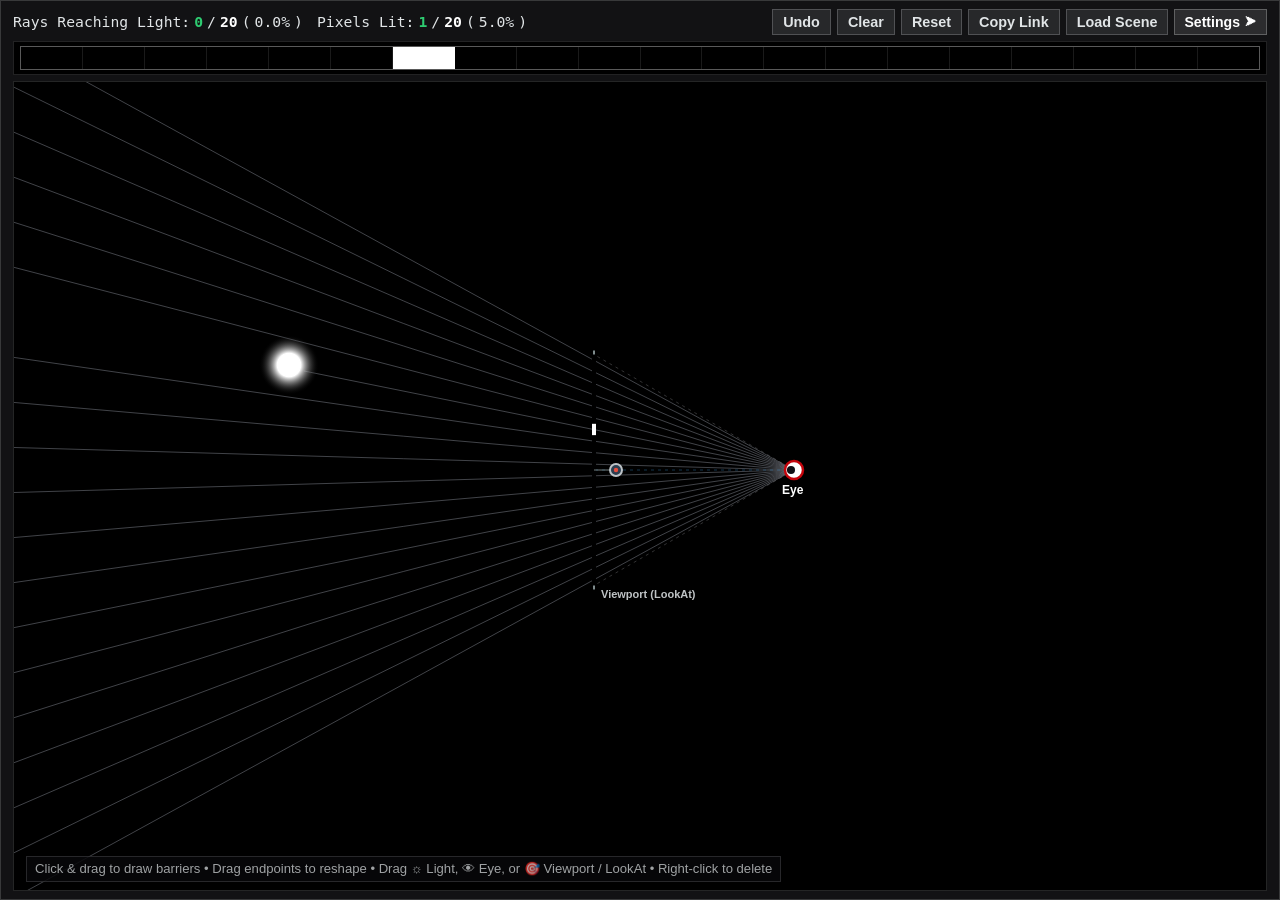
<file: Ray_Tracing_2026_11_10_2026/demo/backwards_ray_tracing2D/index.html>
<!doctype html>
<html lang="en">
<head>
  <meta charset="utf-8">
  <title>2D Backward Ray Tracing Simulation</title>
  <meta name="viewport" content="width=device-width, initial-scale=1">
  <style>
    :root {
      --bg-color: #08080a;
      --card-bg: #121214;
      --card-border: rgba(225, 229, 231, 0.18);
      --badger-red: #C5050C;
      --dark-red: #9B0000;
      --text-main: #FFFFFF;
      --text-muted: #E1E5E7;
      --text-dim: #9aa0a6;
      --accent-green: #2ecc71;
      --accent-yellow: #f1c40f;
    }

    * {
      box-sizing: border-box;
      margin: 0;
      padding: 0;
      border-radius: 0 !important; /* Strict presentation styling: no rounded corners */
    }

    body {
      background-color: var(--bg-color);
      color: var(--text-main);
      font-family: -apple-system, BlinkMacSystemFont, "Segoe UI", Roboto, Helvetica, Arial, sans-serif;
      line-height: 1.35;
      display: flex;
      flex-direction: column;
      height: 100vh;
      overflow: hidden;
      padding: 0;
      font-size: 1.25rem; /* scales cleanly with browser presentation text settings */
      user-select: none;
    }

    .container {
      display: flex;
      flex-direction: column;
      height: 100%;
      background: var(--card-bg);
      border: 1px solid var(--card-border);
      padding: 8px 12px;
      gap: 6px;
    }

    /* Top Controls Row */
    .controls-row {
      display: flex;
      align-items: center;
      gap: 12px;
      flex-wrap: wrap;
    }

    /* Collapsible Settings Drawer */
    .settings-drawer {
      display: none;
      flex-direction: column;
      gap: 8px;
      background: rgba(0, 0, 0, 0.45);
      border: 1px solid rgba(225, 229, 231, 0.15);
      padding: 8px 10px;
    }

    .settings-drawer.open {
      display: flex;
    }

    .btn-toggle-menu {
      display: inline-flex;
      align-items: center;
      gap: 5px;
      background: rgba(225, 229, 231, 0.12);
      color: var(--text-main);
      border: 1px solid rgba(225, 229, 231, 0.28);
      padding: 4px 9px;
      font-size: 0.88rem;
      font-weight: 600;
      cursor: pointer;
      transition: background-color 0.15s, border-color 0.15s;
    }

    .btn-toggle-menu:hover {
      background: rgba(225, 229, 231, 0.22);
      border-color: #ffffff;
    }

    .btn-toggle-menu .toggle-chevron {
      display: inline-block;
      transition: transform 0.2s ease;
      font-size: 0.72rem;
    }

    .btn-toggle-menu.open .toggle-chevron {
      transform: rotate(90deg);
    }

    /* Extra Camera Lens Controls Row */
    .controls-row-lens {
      display: flex;
      align-items: center;
      gap: 12px;
      flex-wrap: wrap;
      background: rgba(46, 204, 113, 0.08);
      border: 1px dashed rgba(46, 204, 113, 0.4);
      padding: 4px 8px;
      font-size: 0.95rem;
    }

    .lens-badge {
      font-family: ui-monospace, "SF Mono", Consolas, monospace;
      font-size: 0.78rem;
      font-weight: 700;
      letter-spacing: 0.5px;
      color: var(--accent-green);
    }

    .lens-hint {
      font-size: 0.8rem;
      color: rgba(225, 229, 231, 0.75);
      margin-left: auto;
      font-style: italic;
    }

    .controls-row-second {
      display: flex;
      align-items: center;
      gap: 14px;
      flex-wrap: wrap;
      border-bottom: 1px solid rgba(225, 229, 231, 0.12);
      padding-bottom: 6px;
    }

    .input-group {
      display: flex;
      align-items: center;
      gap: 6px;
      font-size: 0.95rem;
      color: var(--text-muted);
    }

    .input-group label {
      text-transform: uppercase;
      letter-spacing: 0.5px;
      color: var(--text-dim);
      font-size: 0.8rem;
      font-weight: 600;
      white-space: nowrap;
    }

    .num-input {
      background: #000000;
      color: var(--text-main);
      border: 1px solid rgba(225, 229, 231, 0.25);
      padding: 4px 6px;
      font-family: ui-monospace, "SF Mono", Consolas, monospace;
      font-size: 0.95rem;
      font-weight: 600;
      width: 64px;
      outline: none;
      transition: border-color 0.15s;
    }

    .num-input:focus {
      border-color: var(--badger-red);
    }

    .select-input {
      background: #000000;
      color: var(--text-main);
      border: 1px solid rgba(225, 229, 231, 0.25);
      padding: 4px 6px;
      font-size: 0.88rem;
      font-weight: 600;
      outline: none;
      cursor: pointer;
      transition: border-color 0.15s;
    }

    .select-input:focus {
      border-color: var(--badger-red);
    }

    .btn-color-picker {
      display: inline-flex;
      align-items: center;
      gap: 6px;
      background: #000000;
      color: var(--text-main);
      border: 1px solid rgba(225, 229, 231, 0.28);
      padding: 3px 8px;
      font-size: 0.88rem;
      font-weight: 600;
      cursor: pointer;
      transition: border-color 0.15s, background-color 0.15s;
    }

    .btn-color-picker:hover {
      border-color: var(--badger-red);
      background: rgba(225, 229, 231, 0.08);
    }

    .color-swatch-preview {
      display: inline-block;
      width: 16px;
      height: 16px;
      border: 1px solid rgba(255, 255, 255, 0.6);
      box-shadow: 0 0 2px rgba(0, 0, 0, 0.6);
      flex-shrink: 0;
    }

    /* Correctly-Themed Color Picker Popover for Presentations */
    .color-picker-popover {
      position: absolute;
      z-index: 2000;
      background: var(--card-bg);
      border: 1px solid var(--card-border);
      padding: 10px;
      width: 250px;
      box-shadow: 0 10px 30px rgba(0, 0, 0, 0.9);
      display: none;
      flex-direction: column;
      gap: 8px;
    }

    .popover-header {
      display: flex;
      align-items: center;
      justify-content: space-between;
      border-bottom: 1px solid rgba(225, 229, 231, 0.15);
      padding-bottom: 6px;
    }

    .popover-header span {
      font-size: 0.82rem;
      font-weight: 700;
      text-transform: uppercase;
      letter-spacing: 0.5px;
      color: var(--text-main);
    }

    .popover-palette {
      display: grid;
      grid-template-columns: repeat(6, 1fr);
      gap: 5px;
    }

    .popover-swatch {
      width: 32px;
      height: 32px;
      cursor: pointer;
      border: 1px solid rgba(255, 255, 255, 0.25);
      transition: transform 0.1s, border-color 0.15s;
    }

    .popover-swatch:hover {
      transform: scale(1.12);
      border-color: #ffffff;
      z-index: 2;
    }

    .popover-swatch.active {
      outline: 2px solid var(--badger-red);
      border-color: #ffffff;
    }

    .popover-custom-row {
      display: flex;
      align-items: center;
      gap: 6px;
      padding-top: 4px;
      border-top: 1px solid rgba(225, 229, 231, 0.12);
    }

    .popover-preview-box {
      width: 24px;
      height: 24px;
      border: 1px solid rgba(255, 255, 255, 0.4);
      flex-shrink: 0;
    }

    .color-picker-group {
      display: flex;
      align-items: center;
      gap: 5px;
    }

    .color-swatch {
      width: 22px;
      height: 22px;
      cursor: pointer;
      border: 1px solid rgba(255, 255, 255, 0.3);
      transition: transform 0.1s, border-color 0.15s;
    }

    .color-swatch:hover {
      transform: scale(1.15);
      border-color: #ffffff;
    }

    .color-swatch.active {
      border: 2px solid #ffffff;
      outline: 2px solid var(--badger-red);
    }

    .btn-group {
      display: flex;
      align-items: center;
      gap: 6px;
      margin-left: auto;
    }

    button {
      background: var(--badger-red);
      color: #fff;
      border: 1px solid var(--badger-red);
      padding: 4px 10px;
      font-size: 0.9rem;
      font-weight: 600;
      cursor: pointer;
      display: inline-flex;
      align-items: center;
      gap: 5px;
      transition: background-color 0.15s;
    }

    button:hover:not(:disabled) {
      background: #a3040a;
      border-color: #a3040a;
    }

    button.btn-secondary {
      background: rgba(225, 229, 231, 0.1);
      color: var(--text-muted);
      border: 1px solid rgba(225, 229, 231, 0.22);
    }

    button.btn-secondary:hover:not(:disabled) {
      background: rgba(225, 229, 231, 0.2);
      color: #fff;
    }

    /* Sensor Panel - Own Line */
    .sensor-panel {
      display: flex;
      align-items: center;
      background: #000000;
      border: 1px solid rgba(225, 229, 231, 0.15);
      padding: 4px 6px;
    }

    .sensor-strip-container {
      flex: 1;
      width: 100%;
      display: flex;
      height: 24px;
      border: 1px solid rgba(255, 255, 255, 0.35);
      background: #000000;
      overflow: hidden;
    }

    .sensor-pixel-cell {
      flex: 1;
      height: 100%;
      border-right: 1px solid rgba(255, 255, 255, 0.1);
      background: #000000;
      transition: background-color 0.05s ease;
      cursor: help;
    }

    .sensor-pixel-cell:last-child {
      border-right: none;
    }

    .stats-badge {
      font-family: ui-monospace, "SF Mono", Consolas, monospace;
      font-size: 0.92rem;
      white-space: nowrap;
      color: var(--text-muted);
      display: inline-flex;
      align-items: center;
      gap: 4px;
    }

    .stats-badge strong {
      color: var(--text-main);
    }

    .stats-badge .hit-highlight {
      color: var(--accent-green);
    }

    /* Canvas Wrapper */
    .canvas-wrapper {
      position: relative;
      flex: 1;
      min-height: 0;
      background: #000000;
      border: 1px solid rgba(225, 229, 231, 0.16);
      overflow: hidden;
      cursor: crosshair;
    }

    canvas {
      display: block;
      width: 100%;
      height: 100%;
    }

    .canvas-hint {
      position: absolute;
      bottom: 8px;
      left: 12px;
      font-size: 0.82rem;
      color: rgba(225, 229, 231, 0.7);
      pointer-events: none;
      background: rgba(8, 8, 10, 0.85);
      padding: 3px 8px;
      border: 1px solid rgba(225, 229, 231, 0.15);
    }

    /* Modal Popup Styling */
    .modal-overlay {
      position: fixed;
      top: 0;
      left: 0;
      width: 100vw;
      height: 100vh;
      background: rgba(0, 0, 0, 0.75);
      display: flex;
      align-items: center;
      justify-content: center;
      z-index: 1000;
    }

    .modal-card {
      background: var(--card-bg);
      border: 1px solid var(--card-border);
      width: 90%;
      max-width: 520px;
      display: flex;
      flex-direction: column;
      gap: 12px;
      padding: 16px;
      box-shadow: 0 8px 32px rgba(0, 0, 0, 0.85);
    }

    .modal-header {
      display: flex;
      align-items: center;
      justify-content: space-between;
      border-bottom: 1px solid rgba(225, 229, 231, 0.12);
      padding-bottom: 8px;
    }

    .modal-header h3 {
      font-size: 1.05rem;
      font-weight: 700;
      color: var(--text-main);
    }

    .btn-close {
      background: transparent;
      border: none;
      color: var(--text-muted);
      font-size: 1.4rem;
      line-height: 1;
      padding: 0 4px;
      cursor: pointer;
    }

    .btn-close:hover {
      color: var(--badger-red);
      background: transparent;
    }

    .scene-textarea {
      width: 100%;
      height: 110px;
      background: #000000;
      color: var(--text-main);
      border: 1px solid rgba(225, 229, 231, 0.25);
      padding: 8px;
      font-family: ui-monospace, "SF Mono", Consolas, monospace;
      font-size: 0.85rem;
      resize: vertical;
      outline: none;
    }

    .scene-textarea:focus {
      border-color: var(--badger-red);
    }

    .modal-error {
      color: #e74c3c;
      font-size: 0.85rem;
      margin-top: 6px;
    }

    .modal-footer {
      display: flex;
      justify-content: flex-end;
      gap: 8px;
      border-top: 1px solid rgba(225, 229, 231, 0.12);
      padding-top: 10px;
    }

    /* Color picker opacity row */
    .popover-opacity-row {
      display: flex;
      align-items: center;
      gap: 6px;
      padding-top: 4px;
      border-top: 1px solid rgba(225, 229, 231, 0.12);
      font-size: 0.78rem;
      color: var(--text-muted);
    }
    .popover-opacity-row label {
      font-size: 0.78rem;
      white-space: nowrap;
    }
    .popover-opacity-row input[type="range"] {
      flex: 1;
      height: 4px;
      accent-color: var(--badger-red);
      cursor: pointer;
    }
    .popover-opacity-row .opacity-val-badge {
      font-family: ui-monospace, Consolas, monospace;
      font-size: 0.76rem;
      color: #fff;
      width: 32px;
      text-align: right;
    }

    /* Pixel Math Hover Popup */
    .pixel-math-popup {
      position: fixed;
      z-index: 3000;
      background: rgba(14, 14, 18, 0.96);
      border: 1px solid rgba(225, 229, 231, 0.28);
      box-shadow: 0 12px 36px rgba(0, 0, 0, 0.92);
      padding: 10px 14px;
      width: 480px;
      max-width: 94vw;
      color: var(--text-main);
      pointer-events: none;
      display: flex;
      flex-direction: column;
      gap: 8px;
      font-family: -apple-system, BlinkMacSystemFont, "Segoe UI", Roboto, sans-serif;
      transition: opacity 0.12s ease;
    }

    .pixel-math-header {
      display: flex;
      align-items: center;
      justify-content: space-between;
      border-bottom: 1px solid rgba(225, 229, 231, 0.16);
      padding-bottom: 6px;
    }

    .pixel-math-title {
      font-size: 0.85rem;
      font-weight: 700;
      letter-spacing: 0.4px;
      text-transform: uppercase;
      color: var(--text-main);
    }

    .pixel-color-chip {
      display: inline-flex;
      align-items: center;
      gap: 6px;
      font-family: ui-monospace, Consolas, monospace;
      font-size: 0.8rem;
      font-weight: 600;
    }

    .pixel-chip-swatch {
      width: 14px;
      height: 14px;
      border: 1px solid rgba(255, 255, 255, 0.4);
      display: inline-block;
      flex-shrink: 0;
    }

    .pixel-math-section-title {
      font-size: 0.73rem;
      font-weight: 700;
      text-transform: uppercase;
      letter-spacing: 0.5px;
      color: var(--text-dim);
      margin-top: 2px;
      margin-bottom: 3px;
    }

    .pixel-math-variables {
      display: flex;
      flex-direction: column;
      gap: 3px;
      max-height: 130px;
      overflow-y: auto;
      padding-right: 2px;
    }

    .pixel-var-row {
      display: flex;
      align-items: center;
      gap: 6px;
      font-size: 0.78rem;
      line-height: 1.25;
    }

    .pixel-var-tag {
      font-family: ui-monospace, Consolas, monospace;
      font-weight: 700;
      color: var(--accent-yellow);
      display: inline-flex;
      align-items: center;
      gap: 4px;
      flex-shrink: 0;
    }

    .pixel-var-swatch {
      width: 10px;
      height: 10px;
      border: 1px solid rgba(255, 255, 255, 0.4);
      display: inline-block;
    }

    .pixel-var-desc {
      color: var(--text-muted);
      flex: 1;
      white-space: nowrap;
      overflow: hidden;
      text-overflow: ellipsis;
    }

    .pixel-math-equation-box {
      background: #000000;
      border: 1px solid rgba(225, 229, 231, 0.18);
      padding: 6px 8px;
      display: flex;
      flex-direction: column;
      gap: 4px;
    }

    .pixel-math-equation {
      font-family: ui-monospace, Consolas, monospace;
      font-size: 0.8rem;
      color: #fff;
      word-break: normal;
      overflow-wrap: break-word;
      line-height: 1.35;
    }

    .pixel-math-eval {
      font-family: ui-monospace, Consolas, monospace;
      font-size: 0.76rem;
      color: var(--accent-green);
      line-height: 1.2;
    }
  </style>
</head>
<body>

  <div class="container">
    <!-- Main Top Row: Stats, Actions, and Right-most Dropdown Toggle -->
    <div class="controls-row-second" style="border-bottom: none; padding-bottom: 0;">
      <!-- Rays reaching light -->
      <div class="stats-badge" id="statsBadge">
        Rays Reaching Light: <strong class="hit-highlight" id="statHits">0</strong> / <strong id="statTotal">20</strong> (<span id="statPercent">0.0%</span>)
      </div>

      <!-- Pixels Lit -->
      <div class="stats-badge" id="pixelsHitBadge">
        Pixels Lit: <strong class="hit-highlight" id="statPixelsHit">0</strong> / <strong id="statTotalPixels">20</strong> (<span id="statPixelsPercent">0.0%</span>)
      </div>

      <!-- Action Buttons -->
      <div class="btn-group">
        <button id="btnUndoBarrier" class="btn-secondary" title="Undo the last action" disabled>Undo</button>
        <button id="btnClearBarriers" class="btn-secondary" title="Remove all drawn barriers">Clear</button>
        <button id="btnResetScene" class="btn-secondary" title="Restore default layout">Reset</button>
        <button id="btnCopyLink" class="btn-secondary" title="Copy shareable link with current scene setup to clipboard">Copy Link</button>
        <button id="btnLoadScene" class="btn-secondary" title="Open popup to paste a query string or scene link">Load Scene</button>
        <!-- Right-most Dropdown Toggle Button -->
        <button id="btnToggleMenu" class="btn-toggle-menu" type="button" title="Toggle detailed simulation settings">
          <span>Settings</span>
          <span class="toggle-chevron">⮞</span>
        </button>
      </div>
    </div>

    <!-- Collapsible Settings Drawer (hidden by default) -->
    <div id="settingsDrawer" class="settings-drawer">
      <div class="controls-row">
        <!-- Camera Pixels -->
        <div class="input-group">
          <label for="inputPixels">Camera Pixels:</label>
          <input type="number" id="inputPixels" class="num-input" value="20" min="1" max="64" step="1" title="Number of pixel sensor divisions on the camera line">
        </div>

        <!-- Antialiasing Toggle & Max Subdivisions -->
        <div class="input-group" title="Toggle Whitted 4-corner adaptive subdivision antialiasing">
          <label for="checkAntialiasing" style="cursor: pointer; display: inline-flex; align-items: center; gap: 4px;">
            <input type="checkbox" id="checkAntialiasing" checked style="cursor: pointer; accent-color: var(--badger-red); width: 14px; height: 14px;">
            Antialiasing
          </label>
        </div>

        <!-- Max Antialiasing Subdivisions (Whitted 1980 Adaptive AA) -->
        <div class="input-group" id="groupMaxAaSubdivisions" title="Maximum times a pixel can recursively subdivide during Whitted's adaptive antialiasing (leave blank for unlimited)">
          <label for="inputMaxAaSubdivisions">Max AA Subdivs:</label>
          <input type="number" id="inputMaxAaSubdivisions" class="num-input" value="" min="0" max="10" step="1" placeholder="None" title="Max subdivision depth (leave blank for unlimited)">
        </div>

        <!-- Bounces -->
        <div class="input-group">
          <label for="inputBounces">Max Bounces:</label>
          <input type="number" id="inputBounces" class="num-input" value="3" min="0" max="10" step="1" title="Number of bounces each ray takes until decaying">
        </div>

        <!-- Field of View (FOV) -->
        <div class="input-group">
          <label for="inputFov">FOV (°):</label>
          <input type="number" id="inputFov" class="num-input" value="60" min="15" max="140" step="5" title="Camera Field of View in degrees">
        </div>

        <!-- Shadow Rays Toggle -->
        <div class="input-group" title="Test direct line of sight from hit points to light source (shadow rays)">
          <label for="checkShadowRays" style="cursor: pointer; display: inline-flex; align-items: center; gap: 4px;">
            <input type="checkbox" id="checkShadowRays" checked style="cursor: pointer; accent-color: var(--badger-red); width: 14px; height: 14px;">
            Shadow Rays
          </label>
        </div>

        <!-- Ambient Color Toggle & Swatch Button -->
        <div class="input-group" title="Toggle ambient light added to surface illumination">
          <label for="checkAmbient" style="cursor: pointer; display: inline-flex; align-items: center; gap: 4px;">
            <input type="checkbox" id="checkAmbient" style="cursor: pointer; accent-color: var(--badger-red); width: 14px; height: 14px;">
            Ambient
          </label>
          <button type="button" id="btnAmbientColor" class="btn-color-picker" title="Click to choose ambient color">
            <span class="color-swatch-preview" id="ambientColorSwatch" style="background-color: #404040;"></span>
            <span>Color</span>
          </button>
        </div>

        <!-- No-Hit / Void Color Swatch Button -->
        <div class="input-group" title="Color when a ray does not hit anything and hits no light">
          <label>No-Hit:</label>
          <button type="button" id="btnNoLightColor" class="btn-color-picker" title="Click to choose no-hit / background color">
            <span class="color-swatch-preview" id="noLightColorSwatch" style="background-color: #000000;"></span>
            <span>Color</span>
          </button>
        </div>

        <!-- Light Color Button -->
        <div class="input-group" title="Color of the light source you are about to create">
          <button type="button" id="btnLightColor" class="btn-color-picker" title="Click to choose color of the light to create">
            <span class="color-swatch-preview" id="lightColorSwatch" style="background-color: #fffad7;"></span>
            <span>Light Color</span>
          </button>
        </div>

        <!-- Add Light Button -->
        <div class="input-group">
          <button id="btnAddLight" class="btn-secondary" title="Add another light source to the scene">+ Light</button>
        </div>

        <!-- Shape Selector: Rectangle or Sphere/Circle -->
        <div class="input-group" title="Shape tool: Box/Rectangle or Sphere">
          <label for="selectShape">Shape:</label>
          <select id="selectShape" class="select-input" title="Choose barrier shape to draw">
            <option value="rectangle" selected>Rectangle</option>
            <option value="sphere">Sphere</option>
          </select>
        </div>

        <!-- Barrier / Rectangle Width (Thickness) -->
        <div class="input-group" id="groupBarrierWidth" title="Thickness/width of rectangular barriers">
          <label for="inputBarrierWidth">Width:</label>
          <input type="number" id="inputBarrierWidth" class="num-input" value="16" min="2" max="100" step="2" title="Width/thickness in pixels">
        </div>

        <!-- Material Struct Inputs -->
        <!-- 1. Ambient Reflection Color [r, g, b] -->
        <div class="input-group" title="Material ambient reflection color">
          <label>Mat Ambient:</label>
          <button type="button" id="btnMatAmbient" class="btn-color-picker" title="Click to choose material ambient reflection color">
            <span class="color-swatch-preview" id="matAmbientSwatch" style="background-color: #1a1a1a;"></span>
            <span>Color</span>
          </button>
        </div>

        <!-- 2. Diffuse Reflection Color [r, g, b] -->
        <div class="input-group" title="Material diffuse reflection color (albedo)">
          <label>Mat Diffuse:</label>
          <button type="button" id="btnMatDiffuse" class="btn-color-picker" title="Click to choose material diffuse reflection color">
            <span class="color-swatch-preview" id="matDiffuseSwatch" style="background-color: #e74c3c;"></span>
            <span>Color</span>
          </button>
        </div>

        <!-- 3. Specular Reflection Color [r, g, b] -->
        <div class="input-group" title="Material specular reflection color">
          <label>Mat Specular:</label>
          <button type="button" id="btnMatSpecular" class="btn-color-picker" title="Click to choose material specular reflection color">
            <span class="color-swatch-preview" id="matSpecularSwatch" style="background-color: #808080;"></span>
            <span>Color</span>
          </button>
        </div>

        <!-- 4. Shininess -->
        <div class="input-group" title="Specular highlight shininess exponent">
          <label for="inputMatShininess">Shininess:</label>
          <input type="number" id="inputMatShininess" class="num-input" value="32" min="0" max="256" step="1" title="Specular highlight exponent">
        </div>

        <!-- 5. Reflectivity -->
        <div class="input-group" title="Mirror reflection factor k_s [0, 1]">
          <label for="inputMatReflectivity">Reflectivity:</label>
          <input type="number" id="inputMatReflectivity" class="num-input" value="0.0" min="0" max="1" step="0.05" title="Mirror reflection strength (0.0 to 1.0)">
        </div>

        <!-- 6. Transparency -->
        <div class="input-group" title="Transmission strength k_t [0, 1]">
          <label for="inputMatTransparency">Transparency:</label>
          <input type="number" id="inputMatTransparency" class="num-input" value="0.0" min="0" max="1" step="0.05" title="Transmission strength (0.0 to 1.0)">
        </div>

        <!-- 7. Refraction Index (eta) -->
        <div class="input-group" title="Refraction index eta (1.0 = air, 1.33 = water, 1.5 = glass, 2.42 = diamond)">
          <label for="inputMatRefractiveIndex">Refract Index (η):</label>
          <input type="number" id="inputMatRefractiveIndex" class="num-input" value="1.5" min="1.0" max="3.0" step="0.05" title="Index of refraction eta">
        </div>
      </div>
    </div>

    <!-- Sensor Output View: Array of sensors has its own dedicated line -->
    <div class="sensor-panel">
      <div class="sensor-strip-container" id="sensorStrip"></div>
    </div>

    <!-- 2D Canvas Area -->
    <div class="canvas-wrapper" id="canvasWrapper">
      <canvas id="rayCanvas"></canvas>
      <div class="canvas-hint">
        Click &amp; drag to draw barriers • Drag endpoints to reshape • Drag ☼ Light, 👁 Eye, or 🎯 Viewport / LookAt • Right-click to delete
      </div>
    </div>
  </div>

  <!-- Modal Popup for Loading Scene from Query String / URL / JSON -->
  <div id="loadSceneModal" class="modal-overlay" style="display: none;">
    <div class="modal-card">
      <div class="modal-header">
        <h3>Load Scene</h3>
        <button id="btnCloseModal" class="btn-close" title="Close dialog">&times;</button>
      </div>
      <div class="modal-body">
        <p style="font-size: 0.88rem; color: var(--text-muted); margin-bottom: 8px;">
          Paste a full link, query string (e.g. <code>?scene=...</code>), or scene JSON:
        </p>
        <textarea id="txtSceneInput" class="scene-textarea" placeholder="Paste link, query string, or scene JSON here..."></textarea>
        <div id="loadErrorMsg" class="modal-error" style="display: none;"></div>
      </div>
      <div class="modal-footer">
        <button id="btnCancelModal" class="btn-secondary">Cancel</button>
        <button id="btnApplyScene">Load</button>
      </div>
    </div>
  </div>

  <!-- Correctly-Themed Color Picker Popover for Presentations -->
  <div id="themedColorPicker" class="color-picker-popover" style="display: none;">
    <div class="popover-header">
      <span id="colorPickerTitle">Choose Color</span>
      <button type="button" class="btn-close" id="btnCloseColorPicker" title="Close" style="font-size: 1.1rem; line-height: 1;">&times;</button>
    </div>
    <div class="popover-palette" id="colorPickerPalette"></div>
    <div class="popover-custom-row">
      <div class="popover-preview-box" id="colorPickerPreview" style="background: #e74c3c;"></div>
      <input type="text" id="colorPickerHexInput" class="num-input" style="width: 80px; text-transform: uppercase;" value="#E74C3C" maxlength="7">
      <input type="color" id="nativeColorInput" style="display: none;">
      <button type="button" class="btn-secondary" id="btnCustomColorWheel" style="padding: 2px 7px; font-size: 0.8rem;" title="Custom spectrum">More...</button>
      <button type="button" id="btnApplyColorPicker" style="padding: 2px 8px; font-size: 0.8rem;">Apply</button>
    </div>
  </div>

  <!-- Stylized Pixel Math Equation Hover Popup -->
  <div id="pixelMathPopup" class="pixel-math-popup" style="display: none;">
    <div class="pixel-math-header">
      <span class="pixel-math-title" id="mathPopupTitle">Pixel #1 Color</span>
      <div class="pixel-color-chip">
        <span class="pixel-chip-swatch" id="mathPopupSwatch"></span>
        <span id="mathPopupRgbVal">rgb(0, 0, 0)</span>
      </div>
    </div>
    <div class="pixel-math-section-title">Color Variables</div>
    <div class="pixel-math-variables" id="mathPopupVariables"></div>
    <div class="pixel-math-section-title">Lighting Equation</div>
    <div class="pixel-math-equation-box">
      <div class="pixel-math-equation" id="mathPopupEquation">C = ...</div>
      <div class="pixel-math-eval" id="mathPopupEvaluation"></div>
    </div>
  </div>

  <script type="module" src="simulation.js"></script>
</body>
</html>
</file>
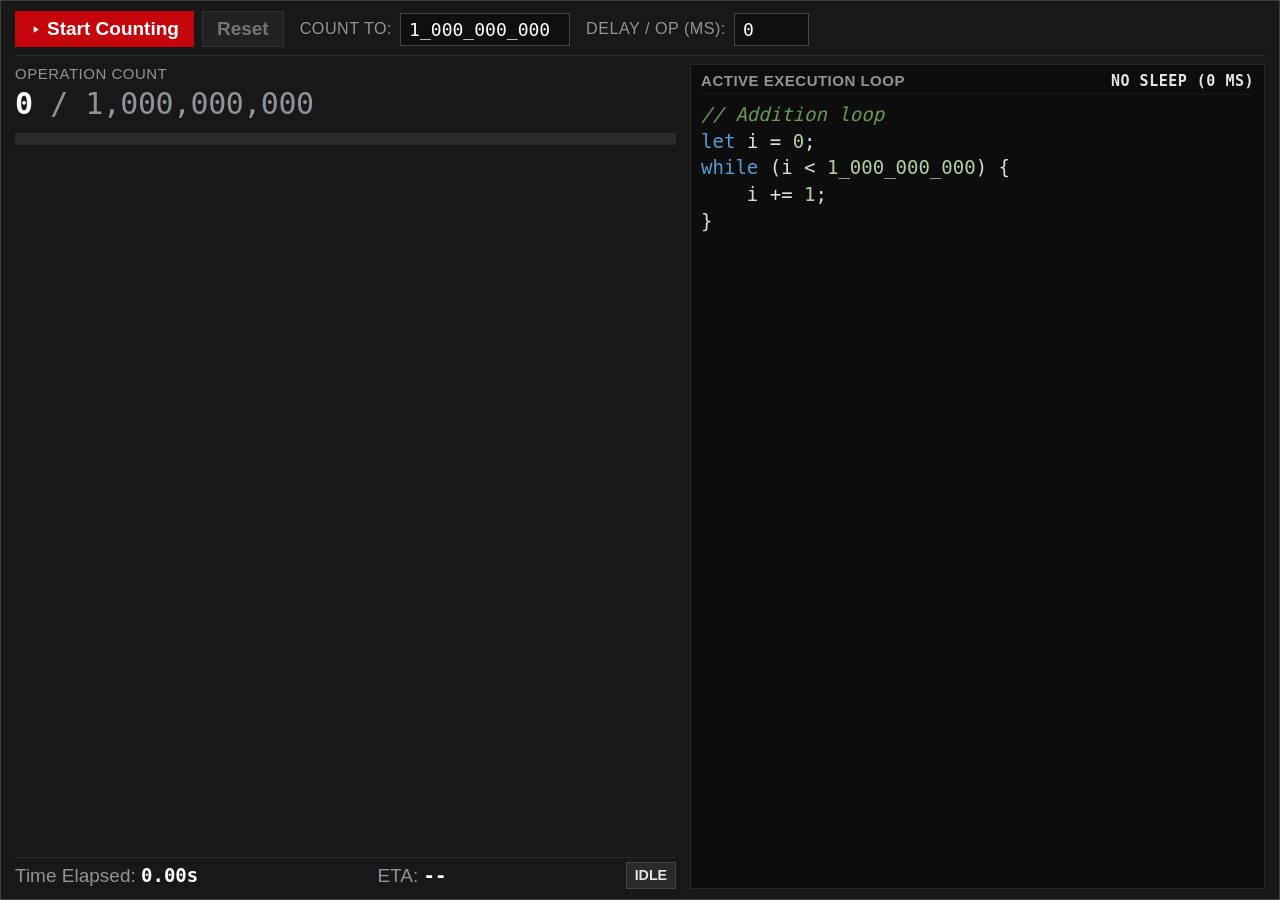
<file: Ray_Tracing_2026_11_10_2026/demo/count_to_1_000_000_000/index.html>
<!doctype html>
<html lang="en">
<head>
  <meta charset="utf-8">
  <title>Count to Target Benchmark</title>
  <meta name="viewport" content="width=device-width, initial-scale=1">
  <style>
    :root {
      --bg-color: #121212;
      --card-bg: #181818;
      --card-border: rgba(225, 229, 231, 0.18);
      --badger-red: #C5050C;
      --dark-red: #9B0000;
      --text-main: #FFFFFF;
      --text-muted: #E1E5E7;
      --text-dim: #8e9599;
      --accent-green: #2ecc71;
    }

    * {
      box-sizing: border-box;
      margin: 0;
      padding: 0;
      border-radius: 0 !important; /* Strictly no rounded corners anywhere */
    }

    body {
      background-color: var(--bg-color);
      color: var(--text-main);
      font-family: -apple-system, BlinkMacSystemFont, "Segoe UI", Roboto, Helvetica, Arial, sans-serif;
      line-height: 1.35;
      display: flex;
      flex-direction: column;
      height: 100vh;
      overflow: hidden;
      padding: 0px 0px;
      font-size: 1.25em; /* scales smoothly with user's browser base font size */
    }

    .container {
      display: flex;
      flex-direction: column;
      height: 100%;
      gap: 8px;
      background: var(--card-bg);
      border: 1px solid var(--card-border);
      padding: 10px 14px;
      /* box-shadow: 0 4px 16px rgba(0, 0, 0, 0.4); */
    }

    /* Top Controls Row */
    .controls-row {
      display: flex;
      align-items: center;
      gap: 16px;
      flex-wrap: wrap;
      border-bottom: 1px solid rgba(225, 229, 231, 0.1);
      padding-bottom: 8px;
    }

    .btn-group {
      display: flex;
      align-items: center;
      gap: 8px;
    }

    button {
      background: var(--badger-red);
      color: #fff;
      border: 1px solid var(--badger-red);
      padding: 6px 14px;
      font-size: 0.95em;
      font-weight: 600;
      cursor: pointer;
      display: inline-flex;
      align-items: center;
      gap: 6px;
      transition: background-color 0.15s;
    }

    button:hover:not(:disabled) {
      background: #a3040a;
      border-color: #a3040a;
    }

    button:disabled {
      opacity: 0.45;
      cursor: not-allowed;
    }

    button.btn-secondary {
      background: rgba(225, 229, 231, 0.1);
      color: var(--text-muted);
      border: 1px solid rgba(225, 229, 231, 0.2);
    }

    button.btn-secondary:hover:not(:disabled) {
      background: rgba(225, 229, 231, 0.2);
      color: #fff;
    }

    .input-group {
      display: flex;
      align-items: center;
      gap: 8px;
      font-size: 0.95em;
      color: var(--text-muted);
    }

    .input-group label {
      font-size: 0.85em;
      text-transform: uppercase;
      letter-spacing: 0.5px;
      color: var(--text-dim);
      white-space: nowrap;
    }

    .text-input {
      background: #0f0f0f;
      color: var(--text-main);
      border: 1px solid rgba(225, 229, 231, 0.25);
      padding: 5px 8px;
      font-family: ui-monospace, "SF Mono", Consolas, monospace;
      font-size: 0.95em;
      outline: none;
      transition: border-color 0.15s;
    }

    .text-input:focus {
      border-color: var(--badger-red);
    }

    .text-input.input-target {
      width: 170px;
    }

    .text-input.input-delay {
      width: 75px;
    }

    /* Main Grid: Left Status + Right Code View */
    .main-grid {
      display: grid;
      grid-template-columns: 1.15fr 1fr;
      gap: 14px;
      flex: 1;
      min-height: 0;
    }

    /* Left Pane */
    .counter-pane {
      display: flex;
      flex-direction: column;
      gap: 8px;
      min-height: 0;
    }

    .counter-label {
      font-size: 0.75em;
      text-transform: uppercase;
      letter-spacing: 0.5px;
      color: var(--text-dim);
    }

    .counter-value {
      font-family: ui-monospace, "SF Mono", "Cascadia Mono", Consolas, monospace;
      font-size: 1.5em;
      font-weight: 700;
      color: var(--text-main);
      letter-spacing: -0.5px;
      white-space: nowrap;
    }

    .counter-target {
      font-size: 1em;
      color: var(--text-dim);
      font-weight: 400;
    }

    .progress-bar-wrapper {
      width: 100%;
      height: 12px; /* Bigger, clearer progress bar for presentation */
      background: rgba(255, 255, 255, 0.08);
      overflow: hidden;
    }

    .progress-bar-fill {
      width: 0%;
      height: 100%;
      background: var(--badger-red);
      transition: width 0.2s ease;
    }

    .meta-row {
      margin-top: auto; /* Aligns Time Elapsed, ETA, and status to bottom of pane */
      display: flex;
      align-items: center;
      justify-content: space-between;
      color: var(--text-dim);
      font-size: 0.95em;
      padding-top: 4px;
      border-top: 1px solid rgba(225, 229, 231, 0.08);
    }

    .status-badge {
      display: inline-block;
      padding: 3px 8px;
      background: rgba(255, 255, 255, 0.08);
      color: var(--text-muted);
      text-transform: uppercase;
      font-size: 0.75em;
      font-weight: 600;
      border: 1px solid rgba(255, 255, 255, 0.12);
    }

    .status-badge.running {
      background: rgba(197, 5, 12, 0.25);
      border-color: var(--badger-red);
      color: #ff6b6b;
    }

    .status-badge.done {
      background: rgba(46, 204, 113, 0.15);
      border-color: var(--accent-green);
      color: var(--accent-green);
    }

    .status-badge.paused {
      background: rgba(243, 156, 18, 0.15);
      border-color: #f39c12;
      color: #f39c12;
    }

    /* Right Pane: Code Viewer */
    .code-pane {
      display: flex;
      flex-direction: column;
      min-height: 0;
      background: #0d0d0d;
      border: 1px solid rgba(225, 229, 231, 0.12);
      padding: 6px 10px;
    }

    .code-header {
      font-size: 0.75em;
      font-weight: 600;
      color: var(--text-dim);
      text-transform: uppercase;
      letter-spacing: 0.5px;
      margin-bottom: 4px;
      display: flex;
      justify-content: space-between;
      border-bottom: 1px solid rgba(255, 255, 255, 0.06);
      padding-bottom: 3px;
    }

    .code-header .mode-label {
      color: var(--text-muted);
      font-family: ui-monospace, Consolas, monospace;
    }

    pre.code-block {
      flex: 1;
      min-height: 0;
      margin: 0;
      padding: 2px 0;
      font-family: ui-monospace, "SF Mono", Consolas, monospace;
      font-size: 0.95em;
      line-height: 1.4;
      color: #dcdcdc;
      overflow: auto;
      white-space: pre;
    }

    .keyword { color: #569cd6; }
    .fn { color: #dcdcaa; }
    .num { color: #b5cea8; }
    .comment { color: #6a9955; font-style: italic; }
  </style>
</head>
<body>

  <div class="container">
    <!-- Top Controls Row -->
    <div class="controls-row">
      <div class="btn-group">
        <button id="btnStart">
          <svg width="11" height="11" viewBox="0 0 24 24" fill="currentColor"><path d="M8 5v14l11-7z"/></svg>
          Start Counting
        </button>
        <button id="btnReset" class="btn-secondary" disabled>Reset</button>
      </div>

      <!-- Count to input -->
      <div class="input-group">
        <label for="inputTarget">Count to:</label>
        <input type="text" id="inputTarget" class="text-input input-target" value="1_000_000_000" placeholder="1000000000">
      </div>

      <!-- Sleep time input -->
      <div class="input-group">
        <label for="inputDelay">Delay / Op (ms):</label>
        <input type="text" id="inputDelay" class="text-input input-delay" value="0" placeholder="0">
      </div>
    </div>

    <!-- Main Grid: Status & Code Viewer -->
    <div class="main-grid">
      <!-- Left Column: Counter & Status -->
      <div class="counter-pane">
        <div>
          <div class="counter-label">Operation Count</div>
          <div class="counter-value">
            <span id="counterNum">0</span>
            <span id="targetDisplay" class="counter-target">/ 1,000,000,000</span>
          </div>
        </div>

        <div class="progress-bar-wrapper">
          <div id="progressFill" class="progress-bar-fill"></div>
        </div>

        <div class="meta-row">
          <div>
            Time Elapsed: <strong id="elapsedDisplay" style="color: var(--text-main); font-family: ui-monospace, monospace;">0.00s</strong>
          </div>
          <div>
            ETA: <strong id="etaDisplay" style="color: var(--text-main); font-family: ui-monospace, monospace;">--</strong>
          </div>
          <div id="statusBadge" class="status-badge">Idle</div>
        </div>
      </div>

      <!-- Right Column: Code Display -->
      <div class="code-pane">
        <div class="code-header">
          <span>Active Execution Loop</span>
          <span id="codeModeLabel" class="mode-label">no sleep</span>
        </div>
        <pre id="codeDisplay" class="code-block"></pre>
      </div>
    </div>
  </div>

  <script>
    let worker = null;
    let isRunning = false;
    let currentCount = 0;
    let currentElapsedMs = 0;
    let baseElapsedMs = 0;
    let runStartTime = 0;

    // DOM Elements
    const btnStart = document.getElementById('btnStart');
    const btnReset = document.getElementById('btnReset');
    const inputTarget = document.getElementById('inputTarget');
    const inputDelay = document.getElementById('inputDelay');
    const counterNum = document.getElementById('counterNum');
    const targetDisplay = document.getElementById('targetDisplay');
    const progressFill = document.getElementById('progressFill');
    const elapsedDisplay = document.getElementById('elapsedDisplay');
    const etaDisplay = document.getElementById('etaDisplay');
    const statusBadge = document.getElementById('statusBadge');
    const codeDisplay = document.getElementById('codeDisplay');
    const codeModeLabel = document.getElementById('codeModeLabel');

    // Format duration in YY:DD:HH:MM:SS.MS format omitting leading 0 sections
    function formatDuration(ms) {
      if (!Number.isFinite(ms) || ms < 0) ms = 0;
      const MS_PER_SEC = 1000;
      const MS_PER_MIN = 60 * MS_PER_SEC;
      const MS_PER_HOUR = 60 * MS_PER_MIN;
      const MS_PER_DAY = 24 * MS_PER_HOUR;
      const MS_PER_YEAR = 365 * MS_PER_DAY;

      const years = Math.floor(ms / MS_PER_YEAR);
      ms -= years * MS_PER_YEAR;

      const days = Math.floor(ms / MS_PER_DAY);
      ms -= days * MS_PER_DAY;

      const hours = Math.floor(ms / MS_PER_HOUR);
      ms -= hours * MS_PER_HOUR;

      const minutes = Math.floor(ms / MS_PER_MIN);
      ms -= minutes * MS_PER_MIN;

      const seconds = Math.floor(ms / MS_PER_SEC);
      ms -= seconds * MS_PER_SEC;

      const hundredths = Math.floor(ms / 10);
      const pad2 = (n) => String(n).padStart(2, '0');
      const secPart = pad2(seconds) + '.' + pad2(hundredths);

      if (years > 0) {
        return years + 'y:' + pad2(days) + ':' + pad2(hours) + ':' + pad2(minutes) + ':' + secPart;
      }
      if (days > 0) {
        return days + 'd:' + pad2(hours) + ':' + pad2(minutes) + ':' + secPart;
      }
      if (hours > 0) {
        return hours + 'h:' + pad2(minutes) + ':' + secPart;
      }
      if (minutes > 0) {
        return minutes + 'm:' + secPart;
      }
      return seconds + '.' + pad2(hundredths) + 's';
    }

    // Calculate remaining ETA based on active progress ignoring pause durations
    function calculateEta(count, target, elapsedMs) {
      if (!count || count <= 0 || elapsedMs <= 0) {
        return '--';
      }
      if (count >= target) {
        return formatDuration(0);
      }
      const msPerOp = elapsedMs / count;
      const remainingOps = target - count;
      const remainingMs = remainingOps * msPerOp;
      return formatDuration(remainingMs);
    }

    // Parse numeric inputs allowing underscores (e.g. 1_000_000_000) or commas
    function parseNumber(str, defaultValue) {
      if (str === null || str === undefined) return defaultValue;
      const clean = String(str).replace(/[_\s,]/g, '');
      if (clean === '') return defaultValue;
      const val = Number(clean);
      return Number.isFinite(val) ? val : defaultValue;
    }

    function formatNumber(num) {
      return Number(num).toLocaleString('en-US');
    }

    function getTarget() {
      const val = parseNumber(inputTarget.value, 1_000_000_000);
      return Math.max(1, Math.floor(val));
    }

    function getDelay() {
      const val = parseNumber(inputDelay.value, 0);
      return Math.max(0, val);
    }

    // Update code snippet display dynamically based on sleep value
    function updateCodeView() {
      const delay = getDelay();
      const target = getTarget();
      const formattedTarget = target.toLocaleString('en-US');
      const underscoreFormattedTarget = formattedTarget.replaceAll(',','_')

      if (delay <= 0) {
        codeModeLabel.textContent = 'no sleep (0 ms)';
        codeDisplay.innerHTML =
// `<span class="comment">// Loop with only addition</span>
// <span class="keyword">for</span> (<span class="keyword">let</span> i = <span class="num">1</span>; i &lt;= <span class="num">${formattedTarget}</span>; i++) {
// }`.trim()

`
<span class="comment">// Addition loop</span>
<span class="keyword">let</span> i = <span class="num">0</span>;
<span class="keyword">while</span> (i &lt; <span class="num">${underscoreFormattedTarget}</span>) {
    i += <span class="num">1</span>;
}
`.trim();
      } else {
        codeModeLabel.textContent = `sleep(${delay} ms)`;
        codeDisplay.innerHTML =
// `<span class="comment">// Loop with sleep per operation</span>
// <span class="keyword">for</span> (<span class="keyword">let</span> i = <span class="num">1</span>; i &lt;= <span class="num">${formattedTarget}</span>; i++) {
//     <span class="keyword">await</span> <span class="fn">sleep</span>(<span class="num">${delay}</span>);
//     <span class="comment">/* execute operation */</span>
// }`;
`
<span class="comment">// Addition loop with work</span>
<span class="keyword">let</span> i = <span class="num">0</span>;
<span class="keyword">while</span> (i &lt; <span class="num">${underscoreFormattedTarget}</span>) {
    <span class="fn">sleep</span>(<span class="num">${delay}</span>); <span class="comment">// Sleep representing some kind of work</span>
    i += <span class="num">1</span>;
}
`.trim();
      }
      targetDisplay.textContent = `/ ${formattedTarget}`;
    }

    inputTarget.addEventListener('input', updateCodeView);
    inputDelay.addEventListener('input', updateCodeView);
    updateCodeView();

    function startCounting() {
      if (isRunning) return;

      const target = getTarget();
      const delay = getDelay();

      // If previous run reached target, start fresh from 0
      if (currentCount >= target) {
        currentCount = 0;
        currentElapsedMs = 0;
        baseElapsedMs = 0;
        counterNum.textContent = '0';
        progressFill.style.width = '0%';
        elapsedDisplay.textContent = formatDuration(0);
        etaDisplay.textContent = '--';
      } else {
        baseElapsedMs = currentElapsedMs;
      }

      isRunning = true;
      runStartTime = performance.now();

      btnStart.disabled = false;
      btnStart.innerHTML = `<svg width="11" height="11" viewBox="0 0 24 24" fill="currentColor"><rect x="6" y="5" width="4" height="14"/><rect x="14" y="5" width="4" height="14"/></svg> Stop Counting`;
      btnReset.disabled = false;
      inputTarget.disabled = true;
      inputDelay.disabled = true;
      statusBadge.textContent = 'Counting';
      statusBadge.className = 'status-badge running';

      worker = new Worker('worker.js');

      worker.onmessage = function (e) {
        const data = e.data;
        if (!data) return;

        if (data.type === 'start') {
          currentCount = data.count || 0;
          currentElapsedMs = data.elapsedMs || 0;
          counterNum.textContent = formatNumber(currentCount);
          const percent = Math.min(100, ((currentCount / target) * 100)).toFixed(1);
          progressFill.style.width = `${percent}%`;
          elapsedDisplay.textContent = formatDuration(currentElapsedMs);
          etaDisplay.textContent = calculateEta(currentCount, target, currentElapsedMs);
        } else if (data.type === 'progress') {
          currentCount = data.count;
          currentElapsedMs = data.elapsedMs;
          counterNum.textContent = formatNumber(data.count);
          const percent = Math.min(100, ((data.count / data.target) * 100)).toFixed(1);
          progressFill.style.width = `${percent}%`;
          elapsedDisplay.textContent = formatDuration(data.elapsedMs);
          etaDisplay.textContent = calculateEta(data.count, data.target, data.elapsedMs);
        } else if (data.type === 'done') {
          currentCount = data.target;
          currentElapsedMs = data.elapsedMs;
          counterNum.textContent = formatNumber(data.target);
          progressFill.style.width = '100%';
          elapsedDisplay.textContent = formatDuration(data.elapsedMs);
          etaDisplay.textContent = formatDuration(0);

          statusBadge.textContent = 'Completed';
          statusBadge.className = 'status-badge done';
          btnStart.disabled = false;
          btnStart.innerHTML = `<svg width="11" height="11" viewBox="0 0 24 24" fill="currentColor"><path d="M8 5v14l11-7z"/></svg> Count Again`;
          inputTarget.disabled = false;
          inputDelay.disabled = false;
          isRunning = false;

          worker.terminate();
          worker = null;
        }
      };

      worker.onerror = function (err) {
        console.error('Worker error:', err);
        stopCounting();
      };

      worker.postMessage({
        action: 'start',
        startCount: currentCount,
        targetCount: target,
        delayMs: delay,
        initialElapsedMs: baseElapsedMs
      });
    }

    function stopCounting() {
      if (!isRunning) return;
      isRunning = false;

      if (worker) {
        worker.postMessage({ action: 'stop' });
        worker.terminate();
        worker = null;
      }

      // Compute exact elapsed time at moment of stopping
      const stopDuration = performance.now() - runStartTime;
      currentElapsedMs = baseElapsedMs + stopDuration;
      elapsedDisplay.textContent = formatDuration(currentElapsedMs);
      etaDisplay.textContent = calculateEta(currentCount, getTarget(), currentElapsedMs);

      statusBadge.textContent = 'Paused';
      statusBadge.className = 'status-badge paused';
      btnStart.disabled = false;
      btnStart.innerHTML = `<svg width="11" height="11" viewBox="0 0 24 24" fill="currentColor"><path d="M8 5v14l11-7z"/></svg> Count Again`;
      btnReset.disabled = false;
      inputTarget.disabled = false;
      inputDelay.disabled = false;
    }

    function onStartBtnClick() {
      if (isRunning) {
        stopCounting();
      } else {
        startCounting();
      }
    }

    function resetState() {
      if (worker) {
        worker.terminate();
        worker = null;
      }
      isRunning = false;
      currentCount = 0;
      currentElapsedMs = 0;
      baseElapsedMs = 0;

      btnStart.disabled = false;
      btnStart.innerHTML = `<svg width="11" height="11" viewBox="0 0 24 24" fill="currentColor"><path d="M8 5v14l11-7z"/></svg> Start Counting`;
      btnReset.disabled = true;
      inputTarget.disabled = false;
      inputDelay.disabled = false;
      counterNum.textContent = '0';
      progressFill.style.width = '0%';
      elapsedDisplay.textContent = formatDuration(0);
      etaDisplay.textContent = '--';
      statusBadge.textContent = 'Idle';
      statusBadge.className = 'status-badge';
      updateCodeView();
    }

    btnStart.addEventListener('click', onStartBtnClick);
    btnReset.addEventListener('click', resetState);
  </script>
</body>
</html>
</file>
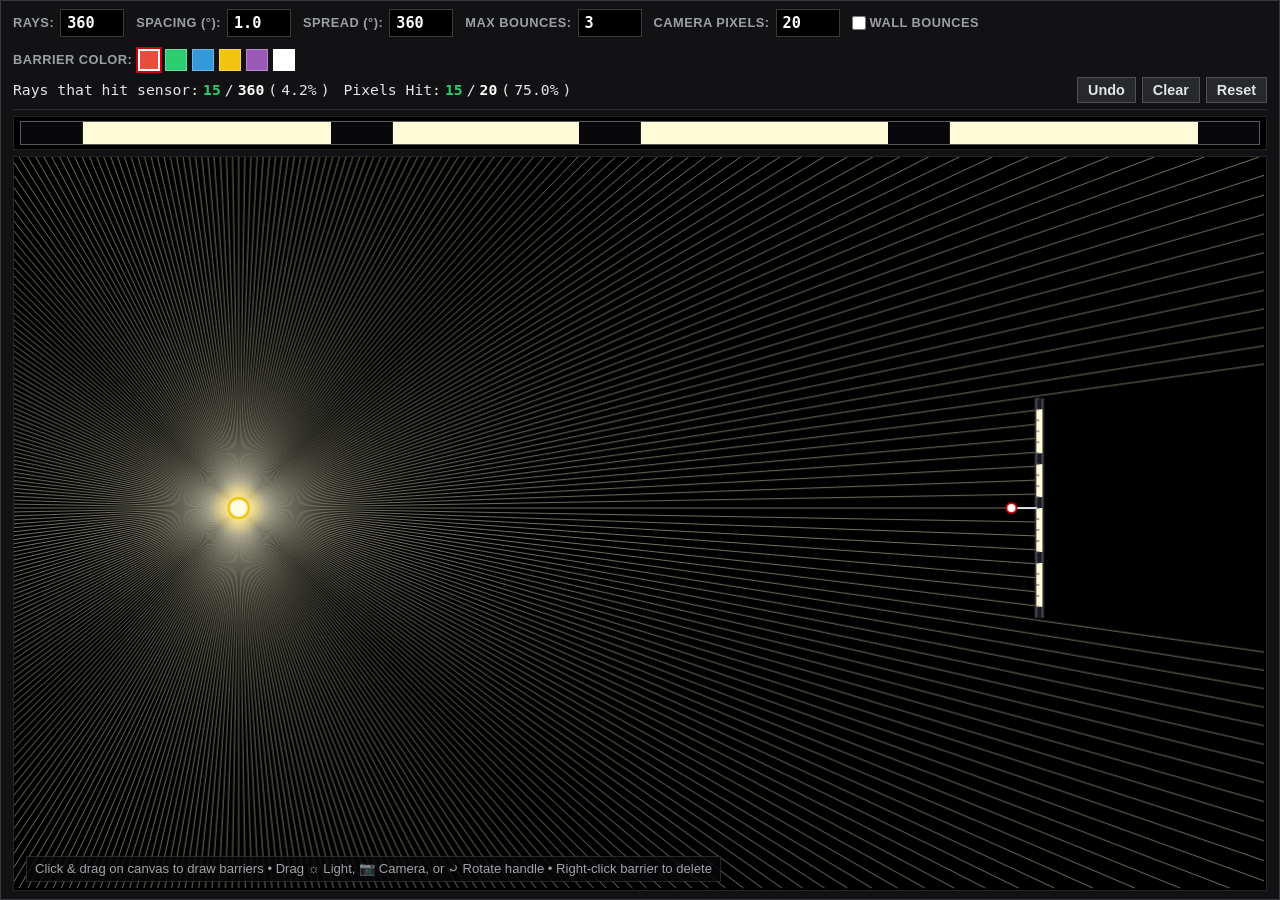
<file: Ray_Tracing_2026_11_10_2026/demo/forwards_ray_tracing2D/index.html>
<!doctype html>
<html lang="en">
<head>
  <meta charset="utf-8">
  <title>2D Forward Ray Tracing Simulation</title>
  <meta name="viewport" content="width=device-width, initial-scale=1">
  <style>
    :root {
      --bg-color: #08080a;
      --card-bg: #121214;
      --card-border: rgba(225, 229, 231, 0.18);
      --badger-red: #C5050C;
      --dark-red: #9B0000;
      --text-main: #FFFFFF;
      --text-muted: #E1E5E7;
      --text-dim: #9aa0a6;
      --accent-green: #2ecc71;
      --accent-yellow: #f1c40f;
    }

    * {
      box-sizing: border-box;
      margin: 0;
      padding: 0;
      border-radius: 0 !important; /* Strict presentation styling: no rounded corners */
    }

    body {
      background-color: var(--bg-color);
      color: var(--text-main);
      font-family: -apple-system, BlinkMacSystemFont, "Segoe UI", Roboto, Helvetica, Arial, sans-serif;
      line-height: 1.35;
      display: flex;
      flex-direction: column;
      height: 100vh;
      overflow: hidden;
      padding: 0;
      font-size: 1.25rem; /* scales cleanly with browser presentation text settings */
      user-select: none;
    }

    .container {
      display: flex;
      flex-direction: column;
      height: 100%;
      background: var(--card-bg);
      border: 1px solid var(--card-border);
      padding: 8px 12px;
      gap: 6px;
    }

    /* Top Controls Row */
    .controls-row {
      display: flex;
      align-items: center;
      gap: 12px;
      flex-wrap: wrap;    }

    .controls-row-second {
      display: flex;
      align-items: center;
      gap: 14px;
      flex-wrap: wrap;      border-bottom: 1px solid rgba(225, 229, 231, 0.12);
      padding-bottom: 6px;
    }

    .input-group {
      display: flex;
      align-items: center;
      gap: 6px;
      font-size: 0.95rem;
      color: var(--text-muted);
    }

    .input-group label {
      text-transform: uppercase;
      letter-spacing: 0.5px;
      color: var(--text-dim);
      font-size: 0.8rem;
      font-weight: 600;
      white-space: nowrap;
    }

    .num-input {
      background: #000000;
      color: var(--text-main);
      border: 1px solid rgba(225, 229, 231, 0.25);
      padding: 4px 6px;
      font-family: ui-monospace, "SF Mono", Consolas, monospace;
      font-size: 0.95rem;
      font-weight: 600;
      width: 64px;
      outline: none;
      transition: border-color 0.15s;
    }

    .num-input:focus {
      border-color: var(--badger-red);
    }

    .color-picker-group {
      display: flex;
      align-items: center;
      gap: 5px;
    }

    .color-swatch {
      width: 22px;
      height: 22px;
      cursor: pointer;
      border: 1px solid rgba(255, 255, 255, 0.3);
      transition: transform 0.1s, border-color 0.15s;
    }

    .color-swatch:hover {
      transform: scale(1.15);
      border-color: #ffffff;
    }

    .color-swatch.active {
      border: 2px solid #ffffff;
      outline: 2px solid var(--badger-red);
    }

    .btn-group {
      display: flex;
      align-items: center;
      gap: 6px;
      margin-left: auto;
    }

    button {
      background: var(--badger-red);
      color: #fff;
      border: 1px solid var(--badger-red);
      padding: 4px 10px;
      font-size: 0.9rem;
      font-weight: 600;
      cursor: pointer;
      display: inline-flex;
      align-items: center;
      gap: 5px;
      transition: background-color 0.15s;
    }

    button:hover:not(:disabled) {
      background: #a3040a;
      border-color: #a3040a;
    }

    button.btn-secondary {
      background: rgba(225, 229, 231, 0.1);
      color: var(--text-muted);
      border: 1px solid rgba(225, 229, 231, 0.22);
    }

    button.btn-secondary:hover:not(:disabled) {
      background: rgba(225, 229, 231, 0.2);
      color: #fff;
    }

    /* Sensor Panel - Own Line */
    .sensor-panel {
      display: flex;
      align-items: center;
      background: #000000;
      border: 1px solid rgba(225, 229, 231, 0.15);
      padding: 4px 6px;
    }

    .sensor-strip-container {
      flex: 1;
      width: 100%;
      display: flex;
      height: 24px;
      border: 1px solid rgba(255, 255, 255, 0.35);
      background: #000000;
      overflow: hidden;
    }

    .sensor-pixel-cell {
      flex: 1;
      height: 100%;
      border-right: 1px solid rgba(255, 255, 255, 0.1);
      background: #08080c;
      transition: background-color 0.05s ease;
      cursor: help;
    }

    .sensor-pixel-cell:last-child {
      border-right: none;
    }

    .stats-badge {
      font-family: ui-monospace, "SF Mono", Consolas, monospace;
      font-size: 0.92rem;
      white-space: nowrap;
      color: var(--text-muted);
      display: inline-flex;
      align-items: center;
      gap: 4px;
    }

    .stats-badge strong {
      color: var(--text-main);
    }

    .stats-badge .hit-highlight {
      color: var(--accent-green);
    }

    /* Canvas Wrapper */
    .canvas-wrapper {
      position: relative;
      flex: 1;
      min-height: 0;
      background: #000000;
      border: 1px solid rgba(225, 229, 231, 0.16);
      overflow: hidden;
      cursor: crosshair;
    }

    canvas {
      display: block;
      width: 100%;
      height: 100%;
    }

    .canvas-hint {
      position: absolute;
      bottom: 8px;
      left: 12px;
      font-size: 0.82rem;
      color: rgba(225, 229, 231, 0.7);
      pointer-events: none;
      background: rgba(8, 8, 10, 0.85);
      padding: 3px 8px;
      border: 1px solid rgba(225, 229, 231, 0.15);
    }
  </style>
</head>
<body>

  <div class="container">
    <!-- Top Controls Row 1: Numeric Inputs & Swatches -->
    <div class="controls-row">
      <!-- Light rays count -->
      <div class="input-group">
        <label for="inputRays">Rays:</label>
        <input type="number" id="inputRays" class="num-input" value="180" min="0" max="1500" step="1">
      </div>

      <!-- Spacing between rays -->
      <div class="input-group">
        <label for="inputSpacing">Spacing (°):</label>
        <input type="number" id="inputSpacing" class="num-input" value="2.0" min="0.1" max="90" step="0.5" title="Angular distance between adjacent light rays">
      </div>

      <!-- Spread angle -->
      <div class="input-group">
        <label for="inputSpread">Spread (°):</label>
        <input type="number" id="inputSpread" class="num-input" value="360" min="10" max="360" step="10" title="Total angular spread of rays from the light source">
      </div>

      <!-- Bounces -->
      <div class="input-group">
        <label for="inputBounces">Max Bounces:</label>
        <input type="number" id="inputBounces" class="num-input" value="3" min="0" max="10" step="1" title="Number of bounces each ray takes until decaying">
      </div>

      <!-- Camera Pixels -->
      <div class="input-group">
        <label for="inputPixels">Camera Pixels:</label>
        <input type="number" id="inputPixels" class="num-input" value="20" min="1" max="64" step="1" title="Number of pixel sensor divisions on the camera line">
      </div>

      <!-- Wall Bounce Toggle -->
      <div class="input-group" title="When unchecked, rays are absorbed by outer walls and do not bounce">
        <label for="checkWallBounces" style="cursor: pointer; display: inline-flex; align-items: center; gap: 4px;">
          <input type="checkbox" id="checkWallBounces" style="cursor: pointer; accent-color: var(--badger-red); width: 14px; height: 14px;">
          Wall Bounces
        </label>
      </div>

      <!-- Barrier Color Selection -->
      <div class="input-group">
        <label>Barrier Color:</label>
        <div class="color-picker-group" id="swatchGroup">
          <div class="color-swatch active" data-color="#e74c3c" style="background:#e74c3c;" title="Red"></div>
          <div class="color-swatch" data-color="#2ecc71" style="background:#2ecc71;" title="Green"></div>
          <div class="color-swatch" data-color="#3498db" style="background:#3498db;" title="Blue"></div>
          <div class="color-swatch" data-color="#f1c40f" style="background:#f1c40f;" title="Yellow"></div>
          <div class="color-swatch" data-color="#9b59b6" style="background:#9b59b6;" title="Purple"></div>
          <div class="color-swatch" data-color="#ffffff" style="background:#ffffff;" title="White/Mirror"></div>
        </div>
      </div>
    </div>

    <!-- Controls Row 2: Stats ("Rays that hit sensor:", "Pixels Hit:") and Action Buttons -->
    <div class="controls-row-second">
      <!-- Rays hitting sensor -->
      <div class="stats-badge" id="statsBadge">
        Rays that hit sensor: <strong class="hit-highlight" id="statHits">0</strong> / <strong id="statTotal">180</strong> (<span id="statPercent">0.0%</span>)
      </div>

      <!-- Pixels Hit -->
      <div class="stats-badge" id="pixelsHitBadge">
        Pixels Hit: <strong class="hit-highlight" id="statPixelsHit">0</strong> / <strong id="statTotalPixels">20</strong> (<span id="statPixelsPercent">0.0%</span>)
      </div>

      <!-- Action Buttons -->
      <div class="btn-group">
        <button id="btnUndoBarrier" class="btn-secondary" title="Undo the last action" disabled>Undo</button>
        <button id="btnClearBarriers" class="btn-secondary" title="Remove all drawn barriers">Clear</button>
        <button id="btnResetScene" class="btn-secondary" title="Restore default layout">Reset</button>
      </div>
    </div>

    <!-- Sensor Output View: Array of sensors has its own dedicated line -->
    <div class="sensor-panel">
      <div class="sensor-strip-container" id="sensorStrip" title="1D Camera sensor pixels"></div>
    </div>

    <!-- 2D Canvas Area -->
    <div class="canvas-wrapper" id="canvasWrapper">
      <canvas id="rayCanvas"></canvas>
      <div class="canvas-hint">
        Click &amp; drag on canvas to draw barriers • Drag ☼ Light, 📷 Camera, or ⤾ Rotate handle • Right-click barrier to delete
      </div>
    </div>
  </div>

  <script type="module" src="simulation.js"></script>
</body>
</html>
</file>
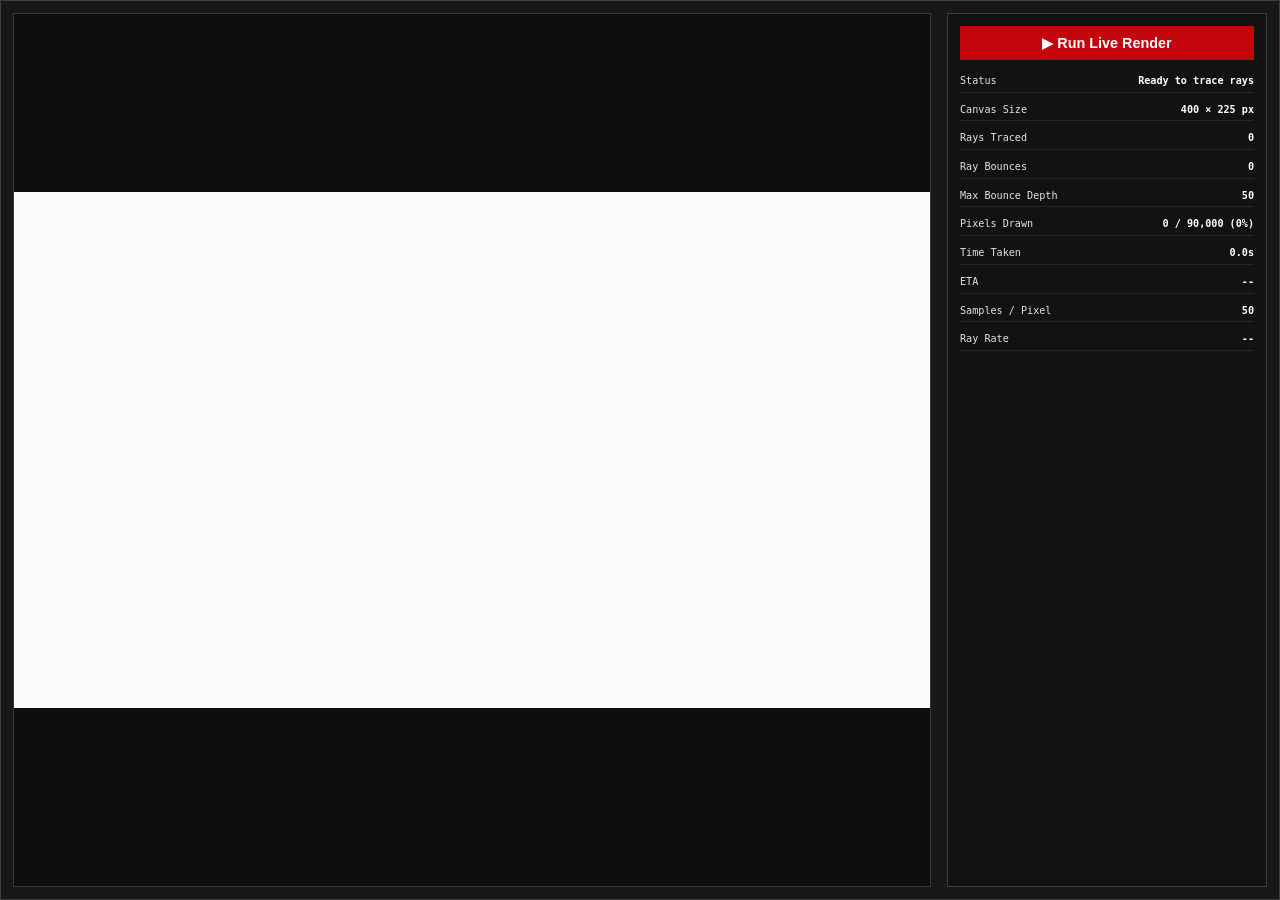
<file: Ray_Tracing_2026_11_10_2026/demo/montecarlo_raytracer/index.html>
<!doctype html>
<html lang="en">
<head>
  <meta charset="utf-8">
  <title>Ray Tracer</title>
  <meta name="viewport" content="width=device-width, initial-scale=1">
  <link rel="stylesheet" href="../../css/custom.css">
  <style>
    :root {
      --uw-black: #121212;
      --uw-dark-red: #9B0000;
      --uw-badger-red: #C5050C;
      --uw-white: #FFFFFF;
      --uw-light-gray: #E1E5E7;
      --surface-card-color: #181818;
      --surface-media-color: #0d0d0d;
      --border-subtle-color: rgba(225, 229, 231, 0.2);
      --accent-primary-color: #C5050C;
      --accent-secondary-color: #9B0000;
      --text-primary-color: #FFFFFF;
      --text-muted-color: #E1E5E7;
    }

    * {
      box-sizing: border-box;
      margin: 0;
      padding: 0;
      border-radius: 0 !important;
    }

    html, body {
      width: 100%;
      height: 100vh;
      overflow: hidden;
      background: var(--uw-black);
      color: var(--text-primary-color);
      font-family: -apple-system, BlinkMacSystemFont, "Segoe UI", Roboto, Helvetica, Arial, sans-serif;
      line-height: 1.35;
      display: flex;
      flex-direction: column;
    }

    .container {
      display: flex;
      flex-direction: row;
      align-items: stretch;
      justify-content: center;
      gap: 16px;
      height: 100%;
      width: 100%;
      padding: 12px;
      box-sizing: border-box;
      background: var(--surface-card-color);
      border: 1px solid var(--border-subtle-color);
    }

    .demo-canvas-wrap {
      flex: 2 1 380px;
      min-width: 200px;
      height: 100%;
      display: flex;
      align-items: center;
      justify-content: center;
      box-sizing: border-box;
      background: var(--surface-media-color);
      border: 1px solid var(--border-subtle-color);
      overflow: hidden;
    }

    .demo-canvas, .demo-img-placeholder {
      width: 100%;
      max-width: 100%;
      max-height: 100%;
      height: auto;
      object-fit: contain;
      aspect-ratio: 16 / 9;
      border: none;
      display: block;
      box-sizing: border-box;
    }

    .demo-stats-panel {
      flex: 1 1 240px;
      min-width: 200px;
      max-width: 320px;
      height: 100%;
      display: flex;
      flex-direction: column;
      justify-content: flex-start;
      gap: 10px;
      background: rgba(0, 0, 0, 0.25);
      border: 1px solid var(--border-subtle-color);
      padding: 12px;
      box-sizing: border-box;
      overflow-y: auto;
    }

    .demo-controls {
      display: flex;
      width: 100%;
    }

    .demo-btn {
      width: 100%;
      background: var(--accent-primary-color);
      color: var(--text-primary-color);
      border: 1px solid var(--accent-primary-color);
      padding: 8px 14px;
      font-size: 0.9em;
      font-weight: 600;
      cursor: pointer;
      transition: background-color 0.15s, border-color 0.15s;
      text-align: center;
    }

    .demo-btn:hover:not(:disabled) {
      background: var(--accent-secondary-color);
      border-color: var(--accent-secondary-color);
    }

    .demo-stats-grid {
      display: flex;
      flex-direction: column;
      gap: 6px;
      width: 100%;
      font-size: 0.78em;
      font-family: monospace;
    }

    .demo-stat-row {
      display: flex;
      justify-content: space-between;
      align-items: center;
      gap: 10px;
      border-bottom: 1px solid rgba(255, 255, 255, 0.08);
      padding: 4px 0;
    }

    .demo-stat-label {
      color: var(--text-muted-color);
      font-weight: 500;
    }

    .demo-stat-value {
      color: var(--text-primary-color);
      font-weight: 600;
      text-align: right;
      word-break: break-word;
    }

    .demo-status {
      min-height: 1.2em;
    }

    @media (max-width: 580px) {
      .container {
        flex-direction: column;
      }
      .demo-canvas-wrap, .demo-stats-panel {
        width: 100%;
        max-width: 100%;
        flex: 1 1 auto;
      }
    }
  </style>
</head>
<body>

  <div class="container demo-card">
    <div class="demo-canvas-wrap" id="canvasWrap">
      <!-- Canvas or Snapshot will be mounted here by frontend.js -->
    </div>

    <div class="demo-stats-panel">
      <div class="demo-controls">
        <button class="demo-btn" id="renderBtn">▶ Run Live Render</button>
      </div>

      <div class="demo-stats-grid">
        <div class="demo-stat-row">
          <span class="demo-stat-label">Status</span>
          <span class="demo-stat-value demo-status" id="statusVal">Ready to trace rays</span>
        </div>
        <div class="demo-stat-row">
          <span class="demo-stat-label">Canvas Size</span>
          <span class="demo-stat-value demo-stat-size" id="sizeVal">400 × 225 px</span>
        </div>
        <div class="demo-stat-row">
          <span class="demo-stat-label">Rays Traced</span>
          <span class="demo-stat-value demo-stat-rays" id="raysVal">0</span>
        </div>
        <div class="demo-stat-row" id="rayBouncesRow">
          <span class="demo-stat-label">Ray Bounces</span>
          <span class="demo-stat-value demo-stat-bounces" id="bouncesVal">0</span>
        </div>
        <div class="demo-stat-row" id="maxDepthRow">
          <span class="demo-stat-label">Max Bounce Depth</span>
          <span class="demo-stat-value demo-stat-max-depth" id="maxDepthVal">50</span>
        </div>
        <div class="demo-stat-row" id="shadowRaysRow" style="display: none;">
          <span class="demo-stat-label">Shadow Rays</span>
          <span class="demo-stat-value demo-stat-shadow" id="shadowRaysVal">--</span>
        </div>
        <div class="demo-stat-row">
          <span class="demo-stat-label">Pixels Drawn</span>
          <span class="demo-stat-value demo-stat-pixels" id="pixelsVal">0 / 90,000 (0%)</span>
        </div>
        <div class="demo-stat-row">
          <span class="demo-stat-label">Time Taken</span>
          <span class="demo-stat-value demo-stat-time" id="timeVal">0.0s</span>
        </div>
        <div class="demo-stat-row" id="etaRow">
          <span class="demo-stat-label">ETA</span>
          <span class="demo-stat-value demo-stat-eta" id="etaVal">--</span>
        </div>
        <div class="demo-stat-row">
          <span class="demo-stat-label">Samples / Pixel</span>
          <span class="demo-stat-value demo-stat-spp" id="sppVal">50</span>
        </div>
        <div class="demo-stat-row">
          <span class="demo-stat-label">Ray Rate</span>
          <span class="demo-stat-value demo-stat-rate" id="rateVal">--</span>
        </div>
      </div>
    </div>
  </div>

  <script type="module" src="frontend.js"></script>
</body>
</html>
</file>
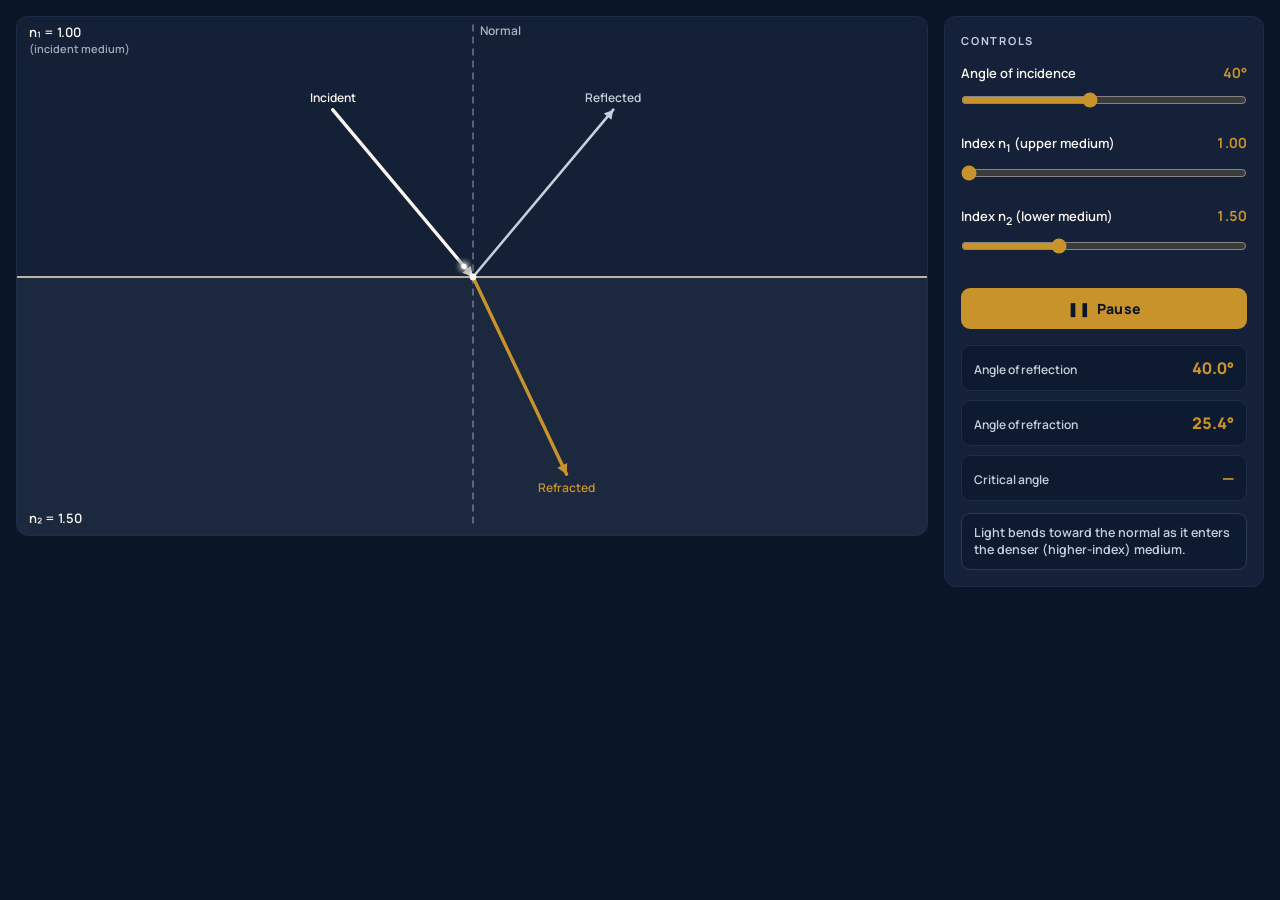
<file: Ray_Tracing_2026_11_10_2026/demo/snell/index.html>
<!doctype html>
<html lang="en">
<!--
  Demo source: https://physicsfundamentalsinfo.com/labs/snells-law-simulator
-->
<head>
  <meta charset="utf-8">
  <meta name="viewport" content="width=device-width, initial-scale=1">
  <title>Snell's Law Simulator</title>
  <link rel="preconnect" href="https://fonts.googleapis.com">
  <link rel="preconnect" href="https://fonts.gstatic.com" crossorigin>
  <link href="https://fonts.googleapis.com/css2?family=Manrope:wght@400;500;600;700;800&display=swap" rel="stylesheet">
  <style>
    :root {
      --ink: #0A1628;
      --ink-2: #142139;
      --slot: #0E1A30;
      --gold: #C8932A;
      --cream: #FAF6EE;
      --paper: #F5F2EA;
      --wine: #7A1F2B;
      --mist: #C5D0DC;
      --rule: #D9CFB8;
    }
    *, *::before, *::after {
      box-sizing: border-box;
    }
    body {
      margin: 0;
      padding: 16px;
      background: var(--ink);
      color: var(--cream);
      font-family: 'Manrope', system-ui, -apple-system, Arial, sans-serif;
      -webkit-font-smoothing: antialiased;
      line-height: 1.5;
    }
    .lab {
      display: grid;
      grid-template-columns: 1fr 320px;
      gap: 16px;
      align-items: start;
    }
    .lab-canvas-wrap {
      position: relative;
      height: 520px;
      background: var(--slot);
      border: 1px solid #1d2c47;
      border-radius: 12px;
      overflow: hidden;
    }
    canvas {
      display: block;
      width: 100%;
      height: 100%;
    }
    .panel {
      background: var(--ink-2);
      border: 1px solid #1d2c47;
      border-radius: 12px;
      padding: 16px;
    }
    .panel h3 {
      font-size: 11px;
      letter-spacing: .16em;
      text-transform: uppercase;
      color: var(--mist);
      font-weight: 700;
      margin: 0 0 12px;
    }
    .ctrl {
      margin-bottom: 15px;
    }
    .ctrl:last-of-type {
      margin-bottom: 6px;
    }
    .ctrl-head {
      display: flex;
      justify-content: space-between;
      align-items: baseline;
      gap: 8px;
      margin-bottom: 6px;
    }
    .ctrl-label {
      font-size: 13px;
      color: var(--cream);
      font-weight: 600;
      min-width: 0;
      white-space: nowrap;
      overflow: hidden;
      text-overflow: ellipsis;
    }
    .ctrl-val {
      font-size: 14px;
      color: var(--gold);
      font-weight: 700;
      font-variant-numeric: tabular-nums;
      white-space: nowrap;
    }
    input[type=range] {
      width: 100%;
      margin: 0;
      accent-color: var(--gold);
      height: 22px;
      cursor: pointer;
      background: transparent;
    }
    .btn {
      display: inline-flex;
      align-items: center;
      justify-content: center;
      gap: 8px;
      width: 100%;
      margin-top: 10px;
      padding: 11px 14px;
      border: none;
      border-radius: 9px;
      background: var(--gold);
      color: var(--ink);
      font-family: inherit;
      font-weight: 800;
      font-size: 14px;
      letter-spacing: .01em;
      cursor: pointer;
    }
    .btn:hover {
      filter: brightness(1.06);
    }
    .btn:focus-visible {
      outline: 3px solid var(--cream);
      outline-offset: 2px;
    }
    .readouts {
      margin-top: 16px;
      display: grid;
      gap: 9px;
    }
    .slot {
      background: var(--slot);
      border: 1px solid #1d2c47;
      border-radius: 9px;
      padding: 10px 12px;
      display: flex;
      justify-content: space-between;
      align-items: baseline;
      gap: 10px;
    }
    .slot .k {
      font-size: 12px;
      color: var(--mist);
      font-weight: 600;
      min-width: 0;
      white-space: nowrap;
      overflow: hidden;
      text-overflow: ellipsis;
    }
    .slot .v {
      font-size: 16px;
      color: var(--gold);
      font-weight: 800;
      font-variant-numeric: tabular-nums;
      white-space: nowrap;
      overflow: hidden;
      text-overflow: ellipsis;
      min-width: 0;
      text-align: right;
    }
    .status {
      margin-top: 12px;
      border-radius: 9px;
      padding: 10px 12px;
      font-size: 12.5px;
      font-weight: 600;
      border: 1px solid #2a3a57;
      color: var(--mist);
      background: var(--slot);
      line-height: 1.4;
    }
    .status.tir {
      border-color: var(--gold);
      color: var(--cream);
      background: linear-gradient(180deg, rgba(200,147,42,.16), rgba(200,147,42,.05));
    }
    .status .tir-badge {
      display: inline-block;
      font-size: 11px;
      letter-spacing: .08em;
      text-transform: uppercase;
      font-weight: 800;
      color: var(--ink);
      background: var(--gold);
      padding: 2px 8px;
      border-radius: 5px;
      margin-right: 8px;
    }
    @media (max-width: 760px) {
      .lab {
        grid-template-columns: 1fr;
      }
      .lab-canvas-wrap {
        height: 400px;
        min-height: 400px;
      }
    }
  </style>
</head>
<body>

  <!-- The "lab" div from https://physicsfundamentalsinfo.com/labs/snells-law-simulator -->
  <div class="lab">
    <div class="lab-canvas-wrap">
      <canvas id="cv" aria-label="Animated diagram of a light ray reflecting and refracting at a boundary between two media"></canvas>
    </div>

    <div class="panel">
      <h3>Controls</h3>

      <div class="ctrl">
        <div class="ctrl-head">
          <span class="ctrl-label">Angle of incidence</span>
          <span class="ctrl-val" id="vAng">40°</span>
        </div>
        <input type="range" id="sAng" min="0" max="89" step="1" value="40" aria-label="Angle of incidence in degrees">
      </div>

      <div class="ctrl">
        <div class="ctrl-head">
          <span class="ctrl-label">Index n<sub>1</sub> (upper medium)</span>
          <span class="ctrl-val" id="vN1">1.00</span>
        </div>
        <input type="range" id="sN1" min="1.00" max="2.50" step="0.01" value="1.00" aria-label="Refractive index of the upper medium">
      </div>

      <div class="ctrl">
        <div class="ctrl-head">
          <span class="ctrl-label">Index n<sub>2</sub> (lower medium)</span>
          <span class="ctrl-val" id="vN2">1.50</span>
        </div>
        <input type="range" id="sN2" min="1.00" max="2.50" step="0.01" value="1.50" aria-label="Refractive index of the lower medium">
      </div>

      <button class="btn" id="btn" type="button" aria-pressed="true">❚❚&nbsp; Pause</button>

      <div class="readouts">
        <div class="slot"><span class="k">Angle of reflection</span><span class="v" id="rRefl">40.0°</span></div>
        <div class="slot"><span class="k">Angle of refraction</span><span class="v" id="rRefr">25.4°</span></div>
        <div class="slot"><span class="k">Critical angle</span><span class="v" id="rCrit">—</span></div>
      </div>

      <div class="status" id="status">Light bends toward the normal as it enters the denser medium.</div>
    </div>
  </div>

  <script>
    // Demo script source: https://physicsfundamentalsinfo.com/labs/snells-law-simulator
    (function(){
      "use strict";
      var DEG = 180/Math.PI, RAD = Math.PI/180;

      var cv = document.getElementById('cv');
      var ctx = cv.getContext('2d');

      var sAng = document.getElementById('sAng');
      var sN1  = document.getElementById('sN1');
      var sN2  = document.getElementById('sN2');
      var vAng = document.getElementById('vAng');
      var vN1  = document.getElementById('vN1');
      var vN2  = document.getElementById('vN2');
      var rRefl= document.getElementById('rRefl');
      var rRefr= document.getElementById('rRefr');
      var rCrit= document.getElementById('rCrit');
      var statusEl = document.getElementById('status');
      var btn  = document.getElementById('btn');

      // ---- state ----
      var state = { ang:40, n1:1.00, n2:1.50 };
      var playing = true;
      var phase = 0;            // 0..1 animation phase
      var PERIOD = 2.6;         // seconds per cycle
      var rafId = null;
      var lastT = null;

      // ---- pure physics (unit-tested) ----
      function clamp(x, lo, hi){ return x < lo ? lo : (x > hi ? hi : x); }

      function computeAngles(angDeg, n1, n2){
        var t1 = angDeg * RAD;
        var sinT1 = Math.sin(t1);
        var reflDeg = angDeg;                 // law of reflection
        var sinT2 = (n1 / n2) * sinT1;        // from n1 sinθ1 = n2 sinθ2
        var tir = false, refrDeg = null;
        if (sinT2 <= 1 + 1e-9){
          refrDeg = Math.asin(clamp(sinT2, -1, 1)) * DEG;
        } else {
          tir = true;                          // only possible when n1 > n2
        }
        var critDeg = null;
        if (n1 > n2){
          critDeg = Math.asin(clamp(n2 / n1, -1, 1)) * DEG;
        }
        return { reflDeg:reflDeg, refrDeg:refrDeg, critDeg:critDeg, tir:tir };
      }

      function fmtDeg(x){ return (isFinite(x) ? x.toFixed(1) : '—') + '°'; }

      // ---- readouts ----
      function updateReadouts(){
        var r = computeAngles(state.ang, state.n1, state.n2);
        rRefl.textContent = fmtDeg(r.reflDeg);
        rRefr.textContent = r.tir ? '— (TIR)' : fmtDeg(r.refrDeg);
        rCrit.textContent = (r.critDeg == null) ? '—' : fmtDeg(r.critDeg);

        if (r.tir){
          statusEl.className = 'status tir';
          statusEl.innerHTML = '<span class="tir-badge">Total internal reflection</span>'
            + 'The angle exceeds the critical angle of ' + fmtDeg(r.critDeg)
            + ', so no light escapes — it all reflects back into the denser medium.';
        } else {
          statusEl.className = 'status';
          if (Math.abs(state.n1 - state.n2) < 1e-9){
            statusEl.textContent = 'The two media share the same index, so the light passes straight through without bending.';
          } else if (state.n2 > state.n1){
            statusEl.textContent = 'Light bends toward the normal as it enters the denser (higher-index) medium.';
          } else {
            statusEl.textContent = 'Light bends away from the normal as it enters the less dense (lower-index) medium.';
          }
        }
        return r;
      }

      // ---- drawing ----
      function lerp(a, b, t){ return { x:a.x + (b.x-a.x)*t, y:a.y + (b.y-a.y)*t }; }
      function arrowHead(from, to, color, size){
        var a = Math.atan2(to.y - from.y, to.x - from.x);
        ctx.save();
        ctx.fillStyle = color;
        ctx.translate(to.x, to.y);
        ctx.rotate(a);
        ctx.beginPath();
        ctx.moveTo(0, 0);
        ctx.lineTo(-size, -size*0.55);
        ctx.lineTo(-size, size*0.55);
        ctx.closePath();
        ctx.fill();
        ctx.restore();
      }

      function ray(from, to, color, width){
        ctx.strokeStyle = color;
        ctx.lineWidth = width;
        ctx.lineCap = 'round';
        ctx.beginPath();
        ctx.moveTo(from.x, from.y);
        ctx.lineTo(to.x, to.y);
        ctx.stroke();
      }

      function photon(p, color){
        var g = ctx.createRadialGradient(p.x, p.y, 0, p.x, p.y, 11);
        g.addColorStop(0, color);
        g.addColorStop(1, 'rgba(10,22,40,0)');
        ctx.fillStyle = g;
        ctx.beginPath(); ctx.arc(p.x, p.y, 11, 0, 2*Math.PI); ctx.fill();
        ctx.fillStyle = '#FFFFFF';
        ctx.beginPath(); ctx.arc(p.x, p.y, 2.6, 0, 2*Math.PI); ctx.fill();
      }

      function label(txt, x, y, color, size, align){
        ctx.fillStyle = color;
        ctx.font = '600 ' + (size||12) + "px 'Manrope', Arial, sans-serif";
        ctx.textAlign = align || 'left';
        ctx.textBaseline = 'alphabetic';
        ctx.fillText(txt, x, y);
      }

      function densityAlpha(n){
        // map n in [1, 2.5] -> alpha [0.03, 0.16]; denser side looks more "solid"
        return 0.03 + (clamp(n,1,2.5) - 1) / 1.5 * 0.13;
      }

      function draw(){
        var W = cv.clientWidth || cv.width;
        var H = cv.clientHeight || cv.height;
        ctx.clearRect(0, 0, W, H);

        var cx = W * 0.5, cy = H * 0.5;
        var O = { x:cx, y:cy };

        // media tints (upper = n1, lower = n2)
        ctx.fillStyle = 'rgba(197,208,220,' + densityAlpha(state.n1).toFixed(3) + ')';
        ctx.fillRect(0, 0, W, cy);
        ctx.fillStyle = 'rgba(197,208,220,' + densityAlpha(state.n2).toFixed(3) + ')';
        ctx.fillRect(0, cy, W, H - cy);

        // boundary
        ctx.strokeStyle = 'rgba(217,207,184,0.85)';
        ctx.lineWidth = 2;
        ctx.beginPath(); ctx.moveTo(0, cy); ctx.lineTo(W, cy); ctx.stroke();

        // normal (dashed)
        ctx.save();
        ctx.setLineDash([6, 6]);
        ctx.strokeStyle = 'rgba(197,208,220,0.55)';
        ctx.lineWidth = 1.4;
        ctx.beginPath(); ctx.moveTo(cx, 8); ctx.lineTo(cx, H - 8); ctx.stroke();
        ctx.restore();

        var r = computeAngles(state.ang, state.n1, state.n2);
        var t1 = state.ang * RAD;
        var L = 0.42 * Math.min(W, H);

        var inc = { x: cx - L*Math.sin(t1), y: cy - L*Math.cos(t1) };   // up-left start
        var refl= { x: cx + L*Math.sin(t1), y: cy - L*Math.cos(t1) };   // up-right end
        var refr = null;
        if (!r.tir && r.refrDeg != null){
          var t2 = r.refrDeg * RAD;
          refr = { x: cx + L*Math.sin(t2), y: cy + L*Math.cos(t2) };    // down-right end
        }

        // incident ray (white light), travels from inc -> O
        ray(inc, O, '#FAF6EE', 3.4);
        arrowHead(inc, O, '#FAF6EE', 10);

        // reflected ray (mist); brighter on TIR
        var reflColor = r.tir ? '#FAF6EE' : '#C5D0DC';
        ray(O, refl, reflColor, r.tir ? 3.4 : 2.6);
        arrowHead(O, refl, reflColor, 9);

        // refracted ray (gold = the transmitted result)
        if (refr){
          ray(O, refr, '#C8932A', 3.4);
          arrowHead(O, refr, '#C8932A', 10);
        }

        // hit point
        ctx.fillStyle = '#FAF6EE';
        ctx.beginPath(); ctx.arc(O.x, O.y, 3.4, 0, 2*Math.PI); ctx.fill();

        // labels
        label('Normal', cx + 7, 18, 'rgba(197,208,220,0.85)', 12);
        label('n\u2081 = ' + state.n1.toFixed(2), 12, 20, '#FAF6EE', 13);
        label('(incident medium)', 12, 36, 'rgba(197,208,220,0.8)', 11);
        label('n\u2082 = ' + state.n2.toFixed(2), 12, H - 14, '#FAF6EE', 13);

        label('Incident', inc.x, inc.y - 8, '#FAF6EE', 12, 'center');
        if (r.tir){
          label('Reflected (all light)', refl.x, refl.y - 8, '#FAF6EE', 12, 'center');
        } else {
          label('Reflected', refl.x, refl.y - 8, '#C5D0DC', 12, 'center');
          if (refr) label('Refracted', refr.x, refr.y + 18, '#C8932A', 12, 'center');
        }

        // animated photon
        if (phase < 0.5){
          var f = phase / 0.5;
          photon(lerp(inc, O, f), '#FAF6EE');
        } else {
          var g2 = (phase - 0.5) / 0.5;
          photon(lerp(O, refl, g2), reflColor);
          if (refr) photon(lerp(O, refr, g2), '#FFE6B0');
        }
      }

      // ---- animation loop ----
      function frame(ts){
        if (lastT == null) lastT = ts;
        var dt = (ts - lastT) / 1000;
        lastT = ts;
        if (dt > 0.1) dt = 0.1; // guard against big jumps after tab switch
        phase = (phase + dt / PERIOD) % 1;
        draw();
        rafId = requestAnimationFrame(frame);
      }
      function startLoop(){ if (rafId == null){ lastT = null; rafId = requestAnimationFrame(frame); } }
      function stopLoop(){ if (rafId != null){ cancelAnimationFrame(rafId); rafId = null; } }

      function setPlaying(p){
        playing = p;
        btn.setAttribute('aria-pressed', p ? 'true' : 'false');
        btn.innerHTML = p ? '❚❚&nbsp; Pause' : '▶&nbsp; Play';
        if (p) startLoop(); else { stopLoop(); draw(); }
      }

      // ---- canvas sizing (DPR-aware, clamped) ----
      function resizeCanvas(){
        var wrap = cv.parentElement;
        var rect = wrap.getBoundingClientRect();
        var Wc = ((rect.width) > 0 ? (rect.width) : 320);
        var Hc = ((rect.height) > 0 ? (rect.height) : 360);
        var dpr = window.devicePixelRatio || 1;
        cv.width = Math.round(Wc * dpr);
        cv.height = Math.round(Hc * dpr);
        cv.style.width = Wc + 'px';
        cv.style.height = Hc + 'px';
        ctx.setTransform(dpr, 0, 0, dpr, 0, 0);
        draw();
      }

      // ---- events ----
      function onInput(){
        state.ang = parseFloat(sAng.value);
        state.n1  = parseFloat(sN1.value);
        state.n2  = parseFloat(sN2.value);
        vAng.textContent = Math.round(state.ang) + '°';
        vN1.textContent  = state.n1.toFixed(2);
        vN2.textContent  = state.n2.toFixed(2);
        updateReadouts();
        draw();
      }
      sAng.addEventListener('input', onInput);
      sN1.addEventListener('input', onInput);
      sN2.addEventListener('input', onInput);
      btn.addEventListener('click', function(){ setPlaying(!playing); });

      window.addEventListener('resize', function(){ resizeCanvas(); });
      window.addEventListener('load', function(){
        resizeCanvas();
        onInput();
        setTimeout(function(){ resizeCanvas(); }, 400);
      });

      // initial paint + start (matches button label "Pause")
      resizeCanvas();
      updateReadouts();
      setPlaying(true);

      // expose for testing
      window.__pf = { computeAngles: computeAngles, state: state };
    })();
  </script>
</body>
</html>
</file>
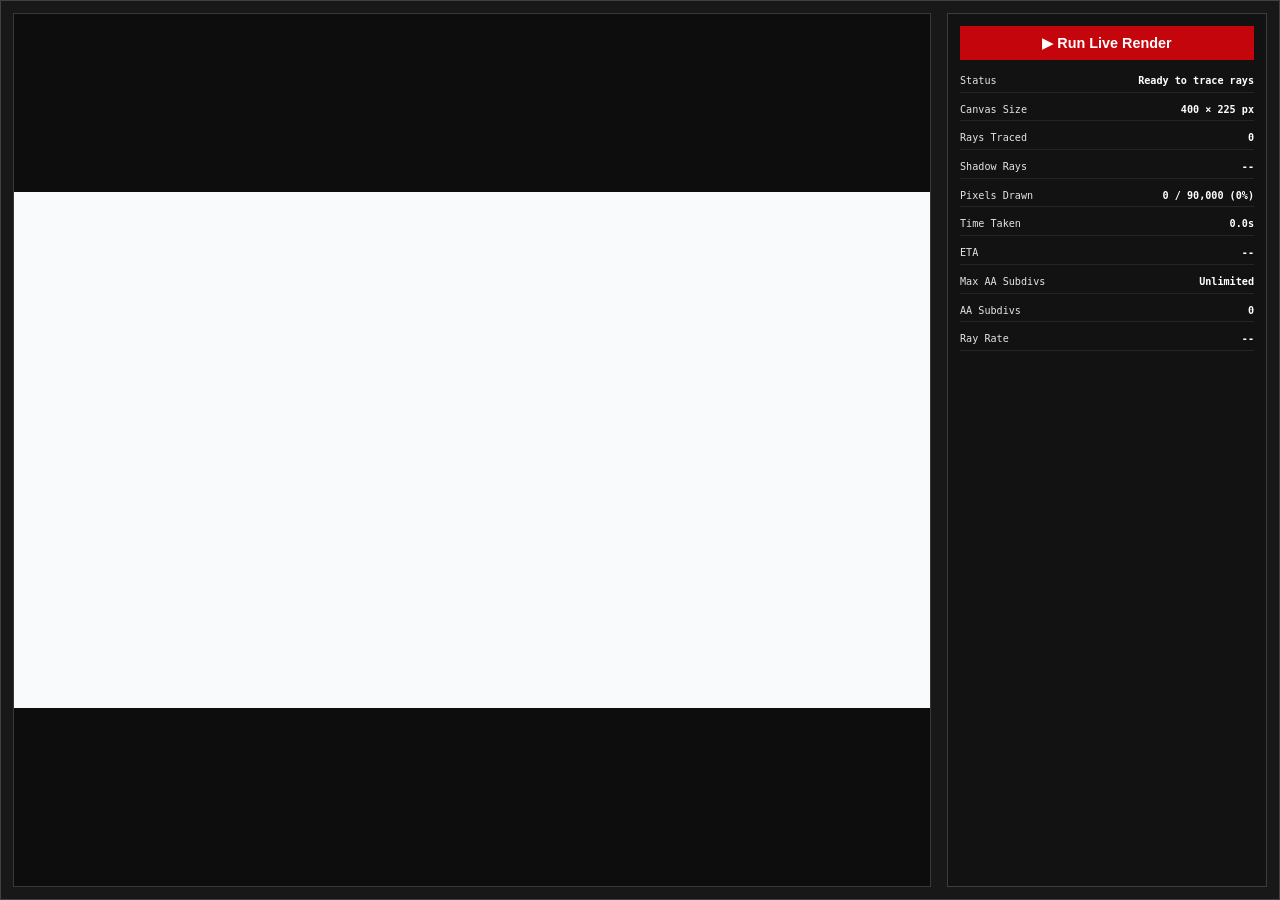
<file: Ray_Tracing_2026_11_10_2026/demo/whitted_raytracer/index.html>
<!doctype html>
<html lang="en">
<head>
  <meta charset="utf-8">
  <title>Whitted Ray Tracer</title>
  <meta name="viewport" content="width=device-width, initial-scale=1">
  <link rel="stylesheet" href="../../css/custom.css">
  <style>
    :root {
      --uw-black: #121212;
      --uw-dark-red: #9B0000;
      --uw-badger-red: #C5050C;
      --uw-white: #FFFFFF;
      --uw-light-gray: #E1E5E7;
      --surface-card-color: #181818;
      --surface-media-color: #0d0d0d;
      --border-subtle-color: rgba(225, 229, 231, 0.2);
      --accent-primary-color: #C5050C;
      --accent-secondary-color: #9B0000;
      --text-primary-color: #FFFFFF;
      --text-muted-color: #E1E5E7;
    }

    * {
      box-sizing: border-box;
      margin: 0;
      padding: 0;
      border-radius: 0 !important;
    }

    html, body {
      width: 100%;
      height: 100vh;
      overflow: hidden;
      background: var(--uw-black);
      color: var(--text-primary-color);
      font-family: -apple-system, BlinkMacSystemFont, "Segoe UI", Roboto, Helvetica, Arial, sans-serif;
      line-height: 1.35;
      display: flex;
      flex-direction: column;
    }

    .container {
      display: flex;
      flex-direction: row;
      align-items: stretch;
      justify-content: center;
      gap: 16px;
      height: 100%;
      width: 100%;
      padding: 12px;
      box-sizing: border-box;
      background: var(--surface-card-color);
      border: 1px solid var(--border-subtle-color);
    }

    .demo-canvas-wrap {
      flex: 2 1 380px;
      min-width: 200px;
      height: 100%;
      display: flex;
      align-items: center;
      justify-content: center;
      box-sizing: border-box;
      background: var(--surface-media-color);
      border: 1px solid var(--border-subtle-color);
      overflow: hidden;
    }

    .demo-canvas, .demo-img-placeholder {
      width: 100%;
      max-width: 100%;
      max-height: 100%;
      height: auto;
      object-fit: contain;
      aspect-ratio: 16 / 9;
      border: none;
      display: block;
      box-sizing: border-box;
    }

    .demo-stats-panel {
      flex: 1 1 240px;
      min-width: 200px;
      max-width: 320px;
      height: 100%;
      display: flex;
      flex-direction: column;
      justify-content: flex-start;
      gap: 10px;
      background: rgba(0, 0, 0, 0.25);
      border: 1px solid var(--border-subtle-color);
      padding: 12px;
      box-sizing: border-box;
      overflow-y: auto;
    }

    .demo-controls {
      display: flex;
      width: 100%;
    }

    .demo-btn {
      width: 100%;
      background: var(--accent-primary-color);
      color: var(--text-primary-color);
      border: 1px solid var(--accent-primary-color);
      padding: 8px 14px;
      font-size: 0.9em;
      font-weight: 600;
      cursor: pointer;
      transition: background-color 0.15s, border-color 0.15s;
      text-align: center;
    }

    .demo-btn:hover:not(:disabled) {
      background: var(--accent-secondary-color);
      border-color: var(--accent-secondary-color);
    }

    .demo-stats-grid {
      display: flex;
      flex-direction: column;
      gap: 6px;
      width: 100%;
      font-size: 0.78em;
      font-family: monospace;
    }

    .demo-stat-row {
      display: flex;
      justify-content: space-between;
      align-items: center;
      gap: 10px;
      border-bottom: 1px solid rgba(255, 255, 255, 0.08);
      padding: 4px 0;
    }

    .demo-stat-label {
      color: var(--text-muted-color);
      font-weight: 500;
    }

    .demo-stat-value {
      color: var(--text-primary-color);
      font-weight: 600;
      text-align: right;
      word-break: break-word;
    }

    .demo-status {
      min-height: 1.2em;
    }

    @media (max-width: 580px) {
      .container {
        flex-direction: column;
      }
      .demo-canvas-wrap, .demo-stats-panel {
        width: 100%;
        max-width: 100%;
        flex: 1 1 auto;
      }
    }
  </style>
</head>
<body>

  <div class="container demo-card">
    <div class="demo-canvas-wrap" id="canvasWrap">
      <!-- Canvas or Snapshot will be mounted here by frontend.js -->
    </div>

    <div class="demo-stats-panel">
      <div class="demo-controls">
        <button class="demo-btn" id="renderBtn">▶ Run Live Render</button>
      </div>

      <div class="demo-stats-grid">
        <div class="demo-stat-row">
          <span class="demo-stat-label">Status</span>
          <span class="demo-stat-value demo-status" id="statusVal">Ready to trace rays</span>
        </div>
        <div class="demo-stat-row">
          <span class="demo-stat-label">Canvas Size</span>
          <span class="demo-stat-value demo-stat-size" id="sizeVal">400 × 225 px</span>
        </div>
        <div class="demo-stat-row">
          <span class="demo-stat-label">Rays Traced</span>
          <span class="demo-stat-value demo-stat-rays" id="raysVal">0</span>
        </div>
        <div class="demo-stat-row" id="shadowRaysRow" style="display: none;">
          <span class="demo-stat-label">Shadow Rays</span>
          <span class="demo-stat-value demo-stat-shadow" id="shadowRaysVal">--</span>
        </div>
        <div class="demo-stat-row">
          <span class="demo-stat-label">Pixels Drawn</span>
          <span class="demo-stat-value demo-stat-pixels" id="pixelsVal">0 / 90,000 (0%)</span>
        </div>
        <div class="demo-stat-row">
          <span class="demo-stat-label">Time Taken</span>
          <span class="demo-stat-value demo-stat-time" id="timeVal">0.0s</span>
        </div>
        <div class="demo-stat-row" id="etaRow">
          <span class="demo-stat-label">ETA</span>
          <span class="demo-stat-value demo-stat-eta" id="etaVal">--</span>
        </div>
        <div class="demo-stat-row">
          <span class="demo-stat-label">Max AA Subdivs</span>
          <span class="demo-stat-value demo-stat-spp" id="aaSubdivsVal">Unlimited</span>
        </div>
        <div class="demo-stat-row" id="aaSubdivsOccurredRow">
          <span class="demo-stat-label">AA Subdivs</span>
          <span class="demo-stat-value demo-stat-aa" id="aaSubdivsOccurredVal">0</span>
        </div>
        <div class="demo-stat-row">
          <span class="demo-stat-label">Ray Rate</span>
          <span class="demo-stat-value demo-stat-rate" id="rateVal">--</span>
        </div>
      </div>
    </div>
  </div>

  <script type="module" src="frontend.js"></script>
</body>
</html>
</file>
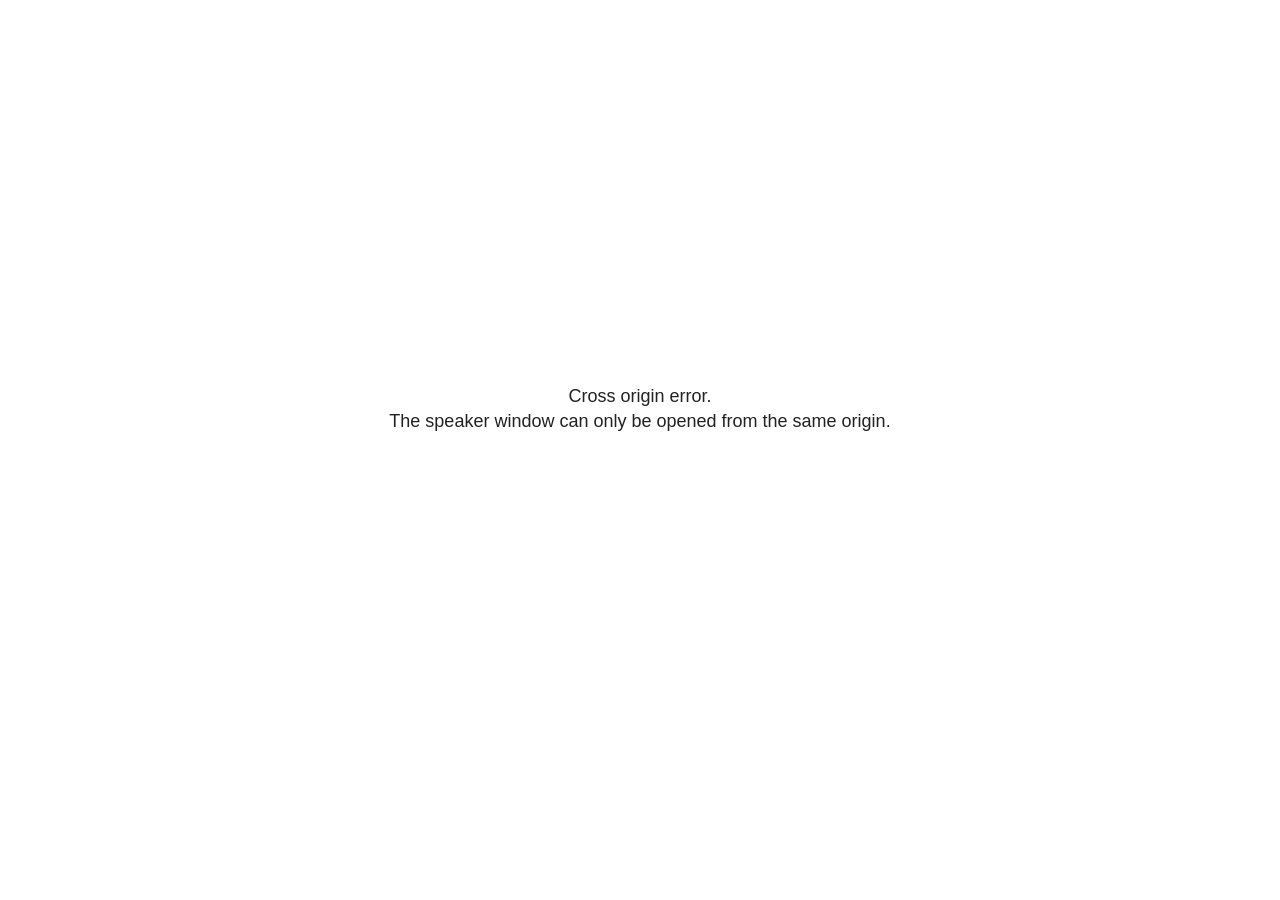
<file: reveal.js/plugin/notes/speaker-view.html>
<!--
	NOTE: You need to build the notes plugin after making changes to this file.
-->
<html lang="en">
	<head>
		<meta charset="utf-8">

		<title>reveal.js - Speaker View</title>

		<style>
			body {
				font-family: Helvetica;
				font-size: 18px;
			}

			#current-slide,
			#upcoming-slide,
			#speaker-controls {
				padding: 6px;
				box-sizing: border-box;
				-moz-box-sizing: border-box;
			}

			#current-slide iframe,
			#upcoming-slide iframe {
				width: 100%;
				height: 100%;
				border: 1px solid #ddd;
			}

			#current-slide .label,
			#upcoming-slide .label {
				position: absolute;
				top: 10px;
				left: 10px;
				z-index: 2;
			}

			#connection-status {
				position: absolute;
				top: 0;
				left: 0;
				width: 100%;
				height: 100%;
				z-index: 20;
				padding: 30% 20% 20% 20%;
				font-size: 18px;
				color: #222;
				background: #fff;
				text-align: center;
				box-sizing: border-box;
				line-height: 1.4;
			}

			.overlay-element {
				height: 34px;
				line-height: 34px;
				padding: 0 10px;
				text-shadow: none;
				background: rgba( 220, 220, 220, 0.8 );
				color: #222;
				font-size: 14px;
			}

			.overlay-element.interactive:hover {
				background: rgba( 220, 220, 220, 1 );
			}

			#current-slide {
				position: absolute;
				width: 60%;
				height: 100%;
				top: 0;
				left: 0;
				padding-right: 0;
			}

			#upcoming-slide {
				position: absolute;
				width: 40%;
				height: 40%;
				right: 0;
				top: 0;
			}

			/* Speaker controls */
			#speaker-controls {
				position: absolute;
				top: 40%;
				right: 0;
				width: 40%;
				height: 60%;
				overflow: auto;
				font-size: 18px;
			}

				.speaker-controls-time.hidden,
				.speaker-controls-notes.hidden {
					display: none;
				}

				.speaker-controls-time .label,
				.speaker-controls-pace .label,
				.speaker-controls-notes .label {
					text-transform: uppercase;
					font-weight: normal;
					font-size: 0.66em;
					color: #666;
					margin: 0;
				}

				.speaker-controls-time, .speaker-controls-pace {
					border-bottom: 1px solid rgba( 200, 200, 200, 0.5 );
					margin-bottom: 10px;
					padding: 10px 16px;
					padding-bottom: 20px;
					cursor: pointer;
				}

				.speaker-controls-time .reset-button {
					opacity: 0;
					float: right;
					color: #666;
					text-decoration: none;
				}
				.speaker-controls-time:hover .reset-button {
					opacity: 1;
				}

				.speaker-controls-time .timer,
				.speaker-controls-time .clock {
					width: 50%;
				}

				.speaker-controls-time .timer,
				.speaker-controls-time .clock,
				.speaker-controls-time .pacing .hours-value,
				.speaker-controls-time .pacing .minutes-value,
				.speaker-controls-time .pacing .seconds-value {
					font-size: 1.9em;
				}

				.speaker-controls-time .timer {
					float: left;
				}

				.speaker-controls-time .clock {
					float: right;
					text-align: right;
				}

				.speaker-controls-time span.mute {
					opacity: 0.3;
				}

				.speaker-controls-time .pacing-title {
					margin-top: 5px;
				}

				.speaker-controls-time .pacing.ahead {
					color: blue;
				}

				.speaker-controls-time .pacing.on-track {
					color: green;
				}

				.speaker-controls-time .pacing.behind {
					color: red;
				}

				.speaker-controls-notes {
					padding: 10px 16px;
				}

				.speaker-controls-notes .value {
					margin-top: 5px;
					line-height: 1.4;
					font-size: 1.2em;
				}

			/* Layout selector */
			#speaker-layout {
				position: absolute;
				top: 10px;
				right: 10px;
				color: #222;
				z-index: 10;
			}
				#speaker-layout select {
					position: absolute;
					width: 100%;
					height: 100%;
					top: 0;
					left: 0;
					border: 0;
					box-shadow: 0;
					cursor: pointer;
					opacity: 0;

					font-size: 1em;
					background-color: transparent;

					-moz-appearance: none;
					-webkit-appearance: none;
					-webkit-tap-highlight-color: rgba(0, 0, 0, 0);
				}

				#speaker-layout select:focus {
					outline: none;
					box-shadow: none;
				}

			.clear {
				clear: both;
			}

			/* Speaker layout: Wide */
			body[data-speaker-layout="wide"] #current-slide,
			body[data-speaker-layout="wide"] #upcoming-slide {
				width: 50%;
				height: 45%;
				padding: 6px;
			}

			body[data-speaker-layout="wide"] #current-slide {
				top: 0;
				left: 0;
			}

			body[data-speaker-layout="wide"] #upcoming-slide {
				top: 0;
				left: 50%;
			}

			body[data-speaker-layout="wide"] #speaker-controls {
				top: 45%;
				left: 0;
				width: 100%;
				height: 50%;
				font-size: 1.25em;
			}

			/* Speaker layout: Tall */
			body[data-speaker-layout="tall"] #current-slide,
			body[data-speaker-layout="tall"] #upcoming-slide {
				width: 45%;
				height: 50%;
				padding: 6px;
			}

			body[data-speaker-layout="tall"] #current-slide {
				top: 0;
				left: 0;
			}

			body[data-speaker-layout="tall"] #upcoming-slide {
				top: 50%;
				left: 0;
			}

			body[data-speaker-layout="tall"] #speaker-controls {
				padding-top: 40px;
				top: 0;
				left: 45%;
				width: 55%;
				height: 100%;
				font-size: 1.25em;
			}

			/* Speaker layout: Notes only */
			body[data-speaker-layout="notes-only"] #current-slide,
			body[data-speaker-layout="notes-only"] #upcoming-slide {
				display: none;
			}

			body[data-speaker-layout="notes-only"] #speaker-controls {
				padding-top: 40px;
				top: 0;
				left: 0;
				width: 100%;
				height: 100%;
				font-size: 1.25em;
			}

			@media screen and (max-width: 1080px) {
				body[data-speaker-layout="default"] #speaker-controls {
					font-size: 16px;
				}
			}

			@media screen and (max-width: 900px) {
				body[data-speaker-layout="default"] #speaker-controls {
					font-size: 14px;
				}
			}

			@media screen and (max-width: 800px) {
				body[data-speaker-layout="default"] #speaker-controls {
					font-size: 12px;
				}
			}

		</style>
	</head>

	<body>

		<div id="connection-status">Loading speaker view...</div>

		<div id="current-slide"></div>
		<div id="upcoming-slide"><span class="overlay-element label">Upcoming</span></div>
		<div id="speaker-controls">
			<div class="speaker-controls-time">
				<h4 class="label">Time <span class="reset-button">Click to Reset</span></h4>
				<div class="clock">
					<span class="clock-value">0:00 AM</span>
				</div>
				<div class="timer">
					<span class="hours-value">00</span><span class="minutes-value">:00</span><span class="seconds-value">:00</span>
				</div>
				<div class="clear"></div>

				<h4 class="label pacing-title" style="display: none">Pacing – Time to finish current slide</h4>
				<div class="pacing" style="display: none">
					<span class="hours-value">00</span><span class="minutes-value">:00</span><span class="seconds-value">:00</span>
				</div>
			</div>

			<div class="speaker-controls-notes hidden">
				<h4 class="label">Notes</h4>
				<div class="value"></div>
			</div>
		</div>
		<div id="speaker-layout" class="overlay-element interactive">
			<span class="speaker-layout-label"></span>
			<select class="speaker-layout-dropdown"></select>
		</div>

		<script>

			(function() {

				var notes,
					notesValue,
					currentState,
					currentSlide,
					upcomingSlide,
					layoutLabel,
					layoutDropdown,
					pendingCalls = {},
					lastRevealApiCallId = 0,
					connected = false

				var connectionStatus = document.querySelector( '#connection-status' );

				var SPEAKER_LAYOUTS = {
					'default': 'Default',
					'wide': 'Wide',
					'tall': 'Tall',
					'notes-only': 'Notes only'
				};

				setupLayout();

				let openerOrigin;

				try {
					openerOrigin = window.opener.location.origin;
				}
				catch ( error ) { console.warn( error ) }

				// In order to prevent XSS, the speaker view will only run if its
				// opener has the same origin as itself
				if( window.location.origin !== openerOrigin ) {
					connectionStatus.innerHTML = 'Cross origin error.<br>The speaker window can only be opened from the same origin.';
					return;
				}

				var connectionTimeout = setTimeout( function() {
					connectionStatus.innerHTML = 'Error connecting to main window.<br>Please try closing and reopening the speaker view.';
				}, 5000 );

				window.addEventListener( 'message', function( event ) {

					// Validate the origin of all messages to avoid parsing messages
					// that aren't meant for us. Ignore when running off file:// so
					// that the speaker view continues to work without a web server.
					if( window.location.origin !== event.origin && window.location.origin !== 'file://' ) {
						return
					}

					clearTimeout( connectionTimeout );
					connectionStatus.style.display = 'none';

					var data = JSON.parse( event.data );

					// The overview mode is only useful to the reveal.js instance
					// where navigation occurs so we don't sync it
					if( data.state ) delete data.state.overview;

					// Messages sent by the notes plugin inside of the main window
					if( data && data.namespace === 'reveal-notes' ) {
						if( data.type === 'connect' ) {
							handleConnectMessage( data );
						}
						else if( data.type === 'state' ) {
							handleStateMessage( data );
						}
						else if( data.type === 'return' ) {
							pendingCalls[data.callId](data.result);
							delete pendingCalls[data.callId];
						}
					}
					// Messages sent by the reveal.js inside of the current slide preview
					else if( data && data.namespace === 'reveal' ) {
						const supportedEvents = [
							'slidechanged',
							'fragmentshown',
							'fragmenthidden',
							'paused',
							'resumed',
							'previewiframe',
							'previewimage',
							'previewvideo',
							'closeoverlay'
						];

						if( /ready/.test( data.eventName ) ) {
							// Send a message back to notify that the handshake is complete
							window.opener.postMessage( JSON.stringify({ namespace: 'reveal-notes', type: 'connected'} ), '*' );
						}
						else if( supportedEvents.includes( data.eventName ) && currentState !== JSON.stringify( data.state ) ) {
							dispatchStateToMainWindow( data.state );
						}
					}

				} );

				/**
				 * Updates the presentation in the main window to match the state
				 * of the presentation in the notes window.
				 */
				const dispatchStateToMainWindow = debounce(( state ) => {
					window.opener.postMessage( JSON.stringify({ method: 'setState', args: [ state ]} ), '*' );
				}, 500);

				/**
				 * Asynchronously calls the Reveal.js API of the main frame.
				 */
				function callRevealApi( methodName, methodArguments, callback ) {

					var callId = ++lastRevealApiCallId;
					pendingCalls[callId] = callback;
					window.opener.postMessage( JSON.stringify( {
						namespace: 'reveal-notes',
						type: 'call',
						callId: callId,
						methodName: methodName,
						arguments: methodArguments
					} ), '*' );

				}

				/**
				 * Called when the main window is trying to establish a
				 * connection.
				 */
				function handleConnectMessage( data ) {

					if( connected === false ) {
						connected = true;

						setupIframes( data );
						setupKeyboard();
						setupNotes();
						setupTimer();
						setupHeartbeat();
					}

				}

				/**
				 * Called when the main window sends an updated state.
				 */
				function handleStateMessage( data ) {

					// Store the most recently set state to avoid circular loops
					// applying the same state
					currentState = JSON.stringify( data.state );

					// No need for updating the notes in case of fragment changes
					if ( data.notes ) {
						notes.classList.remove( 'hidden' );
						notesValue.style.whiteSpace = data.whitespace;
						if( data.markdown ) {
							notesValue.innerHTML = marked.parse( data.notes );
						}
						else {
							notesValue.innerHTML = data.notes;
						}
					}
					else {
						notes.classList.add( 'hidden' );
					}

					// Don't show lightboxes in the upcoming slide
					const { previewVideo, previewImage, previewIframe, ...upcomingState } = data.state;

					// Update the note slides
					currentSlide.contentWindow.postMessage( JSON.stringify({ method: 'setState', args: [ data.state ] }), '*' );
					upcomingSlide.contentWindow.postMessage( JSON.stringify({ method: 'setState', args: [ upcomingState ] }), '*' );
					upcomingSlide.contentWindow.postMessage( JSON.stringify({ method: 'next' }), '*' );

				}

				// Limit to max one state update per X ms
				handleStateMessage = debounce( handleStateMessage, 200 );

				/**
				 * Forward keyboard events to the current slide window.
				 * This enables keyboard events to work even if focus
				 * isn't set on the current slide iframe.
				 *
				 * Block F5 default handling, it reloads and disconnects
				 * the speaker notes window.
				 */
				function setupKeyboard() {

					document.addEventListener( 'keydown', function( event ) {
						if( event.keyCode === 116 || ( event.metaKey && event.keyCode === 82 ) ) {
							event.preventDefault();
							return false;
						}
						currentSlide.contentWindow.postMessage( JSON.stringify({ method: 'triggerKey', args: [ event.keyCode ] }), '*' );
					} );

				}

				/**
				 * Creates the preview iframes.
				 */
				function setupIframes( data ) {

					var params = [
						'receiver',
						'progress=false',
						'history=false',
						'transition=none',
						'autoSlide=0',
						'backgroundTransition=none'
					].join( '&' );

					var urlSeparator = /\?/.test(data.url) ? '&' : '?';
					var hash = '#/' + data.state.indexh + '/' + data.state.indexv;
					var currentURL = data.url + urlSeparator + params + '&scrollActivationWidth=false&postMessageEvents=true' + hash;
					var upcomingURL = data.url + urlSeparator + params + '&scrollActivationWidth=false&controls=false' + hash;

					currentSlide = document.createElement( 'iframe' );
					currentSlide.setAttribute( 'width', 1280 );
					currentSlide.setAttribute( 'height', 1024 );
					currentSlide.setAttribute( 'src', currentURL );
					document.querySelector( '#current-slide' ).appendChild( currentSlide );

					upcomingSlide = document.createElement( 'iframe' );
					upcomingSlide.setAttribute( 'width', 640 );
					upcomingSlide.setAttribute( 'height', 512 );
					upcomingSlide.setAttribute( 'src', upcomingURL );
					document.querySelector( '#upcoming-slide' ).appendChild( upcomingSlide );

				}

				/**
				 * Setup the notes UI.
				 */
				function setupNotes() {

					notes = document.querySelector( '.speaker-controls-notes' );
					notesValue = document.querySelector( '.speaker-controls-notes .value' );

				}

				/**
				 * We send out a heartbeat at all times to ensure we can
				 * reconnect with the main presentation window after reloads.
				 */
				function setupHeartbeat() {

					setInterval( () => {
						window.opener.postMessage( JSON.stringify({ namespace: 'reveal-notes', type: 'heartbeat'} ), '*' );
					}, 1000 );

				}

				function getTimings( callback ) {

					callRevealApi( 'getSlidesAttributes', [], function ( slideAttributes ) {
						callRevealApi( 'getConfig', [], function ( config ) {
							var totalTime = config.totalTime;
							var minTimePerSlide = config.minimumTimePerSlide || 0;
							var defaultTiming = config.defaultTiming;
							if ((defaultTiming == null) && (totalTime == null)) {
								callback(null);
								return;
							}
							// Setting totalTime overrides defaultTiming
							if (totalTime) {
								defaultTiming = 0;
							}
							var timings = [];
							for ( var i in slideAttributes ) {
								var slide = slideAttributes[ i ];
								var timing = defaultTiming;
								if( slide.hasOwnProperty( 'data-timing' )) {
									var t = slide[ 'data-timing' ];
									timing = parseInt(t);
									if( isNaN(timing) ) {
										console.warn("Could not parse timing '" + t + "' of slide " + i + "; using default of " + defaultTiming);
										timing = defaultTiming;
									}
								}
								timings.push(timing);
							}
							if ( totalTime ) {
								// After we've allocated time to individual slides, we summarize it and
								// subtract it from the total time
								var remainingTime = totalTime - timings.reduce( function(a, b) { return a + b; }, 0 );
								// The remaining time is divided by the number of slides that have 0 seconds
								// allocated at the moment, giving the average time-per-slide on the remaining slides
								var remainingSlides = (timings.filter( function(x) { return x == 0 }) ).length
								var timePerSlide = Math.round( remainingTime / remainingSlides, 0 )
								// And now we replace every zero-value timing with that average
								timings = timings.map( function(x) { return (x==0 ? timePerSlide : x) } );
							}
							var slidesUnderMinimum = timings.filter( function(x) { return (x < minTimePerSlide) } ).length
							if ( slidesUnderMinimum ) {
								message = "The pacing time for " + slidesUnderMinimum + " slide(s) is under the configured minimum of " + minTimePerSlide + " seconds. Check the data-timing attribute on individual slides, or consider increasing the totalTime or minimumTimePerSlide configuration options (or removing some slides).";
								alert(message);
							}
							callback( timings );
						} );
					} );

				}

				/**
				 * Return the number of seconds allocated for presenting
				 * all slides up to and including this one.
				 */
				function getTimeAllocated( timings, callback ) {

					callRevealApi( 'getSlidePastCount', [], function ( currentSlide ) {
						var allocated = 0;
						for (var i in timings.slice(0, currentSlide + 1)) {
							allocated += timings[i];
						}
						callback( allocated );
					} );

				}

				/**
				 * Create the timer and clock and start updating them
				 * at an interval.
				 */
				function setupTimer() {

					var start = new Date(),
					timeEl = document.querySelector( '.speaker-controls-time' ),
					clockEl = timeEl.querySelector( '.clock-value' ),
					hoursEl = timeEl.querySelector( '.hours-value' ),
					minutesEl = timeEl.querySelector( '.minutes-value' ),
					secondsEl = timeEl.querySelector( '.seconds-value' ),
					pacingTitleEl = timeEl.querySelector( '.pacing-title' ),
					pacingEl = timeEl.querySelector( '.pacing' ),
					pacingHoursEl = pacingEl.querySelector( '.hours-value' ),
					pacingMinutesEl = pacingEl.querySelector( '.minutes-value' ),
					pacingSecondsEl = pacingEl.querySelector( '.seconds-value' );

					var timings = null;
					getTimings( function ( _timings ) {

						timings = _timings;
						if (_timings !== null) {
							pacingTitleEl.style.removeProperty('display');
							pacingEl.style.removeProperty('display');
						}

						// Update once directly
						_updateTimer();

						// Then update every second
						setInterval( _updateTimer, 1000 );

					} );


					function _resetTimer() {

						if (timings == null) {
							start = new Date();
							_updateTimer();
						}
						else {
							// Reset timer to beginning of current slide
							getTimeAllocated( timings, function ( slideEndTimingSeconds ) {
								var slideEndTiming = slideEndTimingSeconds * 1000;
								callRevealApi( 'getSlidePastCount', [], function ( currentSlide ) {
									var currentSlideTiming = timings[currentSlide] * 1000;
									var previousSlidesTiming = slideEndTiming - currentSlideTiming;
									var now = new Date();
									start = new Date(now.getTime() - previousSlidesTiming);
									_updateTimer();
								} );
							} );
						}

					}

					timeEl.addEventListener( 'click', function() {
						_resetTimer();
						return false;
					} );

					function _displayTime( hrEl, minEl, secEl, time) {

						var sign = Math.sign(time) == -1 ? "-" : "";
						time = Math.abs(Math.round(time / 1000));
						var seconds = time % 60;
						var minutes = Math.floor( time / 60 ) % 60 ;
						var hours = Math.floor( time / ( 60 * 60 )) ;
						hrEl.innerHTML = sign + zeroPadInteger( hours );
						if (hours == 0) {
							hrEl.classList.add( 'mute' );
						}
						else {
							hrEl.classList.remove( 'mute' );
						}
						minEl.innerHTML = ':' + zeroPadInteger( minutes );
						if (hours == 0 && minutes == 0) {
							minEl.classList.add( 'mute' );
						}
						else {
							minEl.classList.remove( 'mute' );
						}
						secEl.innerHTML = ':' + zeroPadInteger( seconds );
					}

					function _updateTimer() {

						var diff, hours, minutes, seconds,
						now = new Date();

						diff = now.getTime() - start.getTime();

						clockEl.innerHTML = now.toLocaleTimeString( 'en-US', { hour12: true, hour: '2-digit', minute:'2-digit' } );
						_displayTime( hoursEl, minutesEl, secondsEl, diff );
						if (timings !== null) {
							_updatePacing(diff);
						}

					}

					function _updatePacing(diff) {

						getTimeAllocated( timings, function ( slideEndTimingSeconds ) {
							var slideEndTiming = slideEndTimingSeconds * 1000;

							callRevealApi( 'getSlidePastCount', [], function ( currentSlide ) {
								var currentSlideTiming = timings[currentSlide] * 1000;
								var timeLeftCurrentSlide = slideEndTiming - diff;
								if (timeLeftCurrentSlide < 0) {
									pacingEl.className = 'pacing behind';
								}
								else if (timeLeftCurrentSlide < currentSlideTiming) {
									pacingEl.className = 'pacing on-track';
								}
								else {
									pacingEl.className = 'pacing ahead';
								}
								_displayTime( pacingHoursEl, pacingMinutesEl, pacingSecondsEl, timeLeftCurrentSlide );
							} );
						} );
					}

				}

				/**
				 * Sets up the speaker view layout and layout selector.
				 */
				function setupLayout() {

					layoutDropdown = document.querySelector( '.speaker-layout-dropdown' );
					layoutLabel = document.querySelector( '.speaker-layout-label' );

					// Render the list of available layouts
					for( var id in SPEAKER_LAYOUTS ) {
						var option = document.createElement( 'option' );
						option.setAttribute( 'value', id );
						option.textContent = SPEAKER_LAYOUTS[ id ];
						layoutDropdown.appendChild( option );
					}

					// Monitor the dropdown for changes
					layoutDropdown.addEventListener( 'change', function( event ) {

						setLayout( layoutDropdown.value );

					}, false );

					// Restore any currently persisted layout
					setLayout( getLayout() );

				}

				/**
				 * Sets a new speaker view layout. The layout is persisted
				 * in local storage.
				 */
				function setLayout( value ) {

					var title = SPEAKER_LAYOUTS[ value ];

					layoutLabel.innerHTML = 'Layout' + ( title ? ( ': ' + title ) : '' );
					layoutDropdown.value = value;

					document.body.setAttribute( 'data-speaker-layout', value );

					// Persist locally
					if( supportsLocalStorage() ) {
						window.localStorage.setItem( 'reveal-speaker-layout', value );
					}

				}

				/**
				 * Returns the ID of the most recently set speaker layout
				 * or our default layout if none has been set.
				 */
				function getLayout() {

					if( supportsLocalStorage() ) {
						var layout = window.localStorage.getItem( 'reveal-speaker-layout' );
						if( layout ) {
							return layout;
						}
					}

					// Default to the first record in the layouts hash
					for( var id in SPEAKER_LAYOUTS ) {
						return id;
					}

				}

				function supportsLocalStorage() {

					try {
						localStorage.setItem('test', 'test');
						localStorage.removeItem('test');
						return true;
					}
					catch( e ) {
						return false;
					}

				}

				function zeroPadInteger( num ) {

					var str = '00' + parseInt( num );
					return str.substring( str.length - 2 );

				}

				/**
				 * Limits the frequency at which a function can be called.
				 */
				function debounce( fn, ms ) {

					var lastTime = 0,
						timeout;

					return function() {

						var args = arguments;
						var context = this;

						clearTimeout( timeout );

						var timeSinceLastCall = Date.now() - lastTime;
						if( timeSinceLastCall > ms ) {
							fn.apply( context, args );
							lastTime = Date.now();
						}
						else {
							timeout = setTimeout( function() {
								fn.apply( context, args );
								lastTime = Date.now();
							}, ms - timeSinceLastCall );
						}

					}

				}

			})();

		</script>
	</body>
</html>
</file>
<file: Ray_Tracing_2026_11_10_2026/css/custom.css>
:root {

    /* Official UW-Madison Brand Colors - Dark Mode Theme */
    /* Black: #121212 (RGB 18, 18, 18) - Dark background / base */
    /* Dark Red: #9B0000 (RGB 155, 0, 0) - Deep accent / dark section background */
    /* Badger Red: #C5050C (RGB 197, 5, 12) - Primary brand highlight */
    /* White: #FFFFFF (RGB 255, 255, 255) - Primary text on dark backgrounds */
    /* Light Gray: #E1E5E7 (RGB 225, 229, 231) - Secondary text / subtle UI borders */
    --uw-black: #121212;
    --uw-dark-red: #9B0000;
    --uw-badger-red: #C5050C;
    --uw-white: #FFFFFF;
    --uw-light-gray: #E1E5E7;

    /* Semantic Color Variables */
    /* Viewport & Slide Canvas */
    --viewport-background-color: #000000;
    --slide-background-color: var(--uw-black);
    --slide-number-color: var(--uw-light-gray);
    --slide-number-bg-color: rgba(18, 18, 18, 0.85);

    /* Text & Typography */
    --text-title-color: var(--uw-white);
    --text-subtitle-color: var(--uw-white);
    --text-heading-secondary-color: var(--uw-light-gray);
    --text-primary-color: var(--uw-white);
    --text-paragraph-color: var(--uw-white);
    --text-caption-color: var(--uw-white);
    --text-subcaption-color: var(--uw-light-gray);
    --text-muted-color: var(--uw-light-gray);

    /* Links */
    --link-color: var(--uw-white);
    --link-underline-color: var(--uw-badger-red);
    --link-hover-color: var(--uw-light-gray);
    --link-hover-underline-color: var(--uw-dark-red);

    /* Brand Accents */
    --accent-primary-color: var(--uw-badger-red);
    --accent-secondary-color: var(--uw-dark-red);

    /* Borders & Dividers */
    --border-subtle-color: rgba(225, 229, 231, 0.2);
    --border-divider-color: rgba(225, 229, 231, 0.15);

    /* Surfaces, Cards, & Media */
    --surface-card-color: #181818;
    --surface-card-alt-color: #161616;
    --surface-card-header-color: #1a1a1a;
    --surface-media-color: #0d0d0d;
    --surface-callout-color: #191414;
    --surface-badge-color: #242424;

    /* Status & Category Callouts */
    --callout-green-background: #0f261e;
    --callout-green-border: #10b981;
    --callout-green-text: #d1fae5;
    --callout-blue-background: #112035;
    --callout-blue-border: #3b82f6;
    --callout-blue-text: #dbeafe;

    /* Status Badges */
    --badge-live-background: #064e3b;
    --badge-live-border: #059669;
    --badge-live-text: #6ee7b7;
}

html, body, .reveal-viewport {
    background-color: var(--viewport-background-color);
}

.reveal .small_link {
    font-size: 1rem;
    color: var(--uw-light-gray);
}

/* Hide Reveal.js global viewport background layer so the slide box carries its own background */
.reveal .backgrounds {
    display: none !important;
}

/* Base typography scaled cleanly for 1280x720 canvas */
.reveal {
    font-size: 2rem;
    font-family: Verdana, -apple-system, BlinkMacSystemFont, "Segoe UI", Roboto, Helvetica, Arial, sans-serif;
    color: var(--text-paragraph-color);
}

.reveal strong, .reveal b {
    color: var(--text-primary-color);
    font-weight: 700;
}

.reveal iframe, .reveal img {
    width: 100%;
    height: 100%;
    max-width: 100%;
    max-height: 100%;
}

.reveal a {
    color: var(--link-color);
    /* text-decoration: underline; */
    /* text-decoration-color: var(--link-underline-color); */
    transition: color 0.2s ease, text-decoration-color 0.2s ease;
}

.reveal a:hover {
    color: var(--link-hover-color);
    text-decoration-color: var(--link-hover-underline-color);
}

.reveal .slide-number a {
    text-decoration: none;
}

.reveal h1, .reveal h2, .reveal h3, .reveal h4, .reveal h5, .reveal h6 {
    text-transform: none;

    /*
    -webkit-text-stroke: 3px var(--uw-badger-red);
    paint-order: stroke fill;
    */
}

.reveal h1 {
    color: var(--uw-badger-red) !important;
    font-size: 4rem;
    font-weight: 800;
    margin-bottom: 0em;
    letter-spacing: -1px;
    flex-shrink: 0;
}

.reveal h2 {
    color: var(--text-title-color);
    font-size: 1.55em;
    font-weight: 700;
    margin-bottom: 1rem !important;
    border-bottom: 2px solid var(--accent-secondary-color);
    padding-bottom: 0px;
    letter-spacing: -0.3px;
    flex-shrink: 0;
}

.reveal h3 {
    font-size: 1.25em;
    font-weight: 600;
    margin-bottom: 0em;
    color: var(--text-subtitle-color);
    flex-shrink: 0;
}

.reveal h4 {
    font-size: 1.05em;
    font-weight: 600;
    margin-bottom: 0.25em;
    color: var(--text-heading-secondary-color);
    flex-shrink: 0;
}

.reveal p, .reveal li {
    line-height: 1.38;
    color: var(--text-paragraph-color);
}

.reveal p {
    margin-top: 0.2em;
    margin-bottom: 0.35em;
    flex-shrink: 0;
}

.reveal ul, .reveal ol {
    margin-top: 0.2em;
    margin-bottom: 0.3em;
    flex-shrink: 0;
}

.reveal li {
    margin-bottom: 0.28em;
}

.reveal .obvious_link {
    text-decoration: underline;
    text-decoration-color: var(--link-underline-color);
}

/* Stack slides (vertical containers) */
.reveal .slides section.stack {
    padding: 0 !important;
    height: 100%;
    width: 100%;
    box-sizing: border-box;
}

/* Individual slide content sections: strict containment inside 1280x720 canvas */
.reveal .slides section:not(.stack) {
    background-color: var(--slide-background-color);
    box-shadow: 0 0 35px rgba(0, 0, 0, 0.85);
    text-align: left;
    padding: 1rem;
    height: 100%;
    width: 100%;
    max-width: 100%;
    max-height: 100%;
    box-sizing: border-box;
    display: flex;
    flex-direction: column;
    justify-content: flex-start;
    align-items: stretch;
    overflow: hidden;
}

/* Center-aligned slides */
.reveal .slides section .center-vh {
    justify-content: center;
    align-items: center;
    text-align: center;
    height: 100%;
    width: 100%;
    box-sizing: border-box;
}

/* Vertically Center-aligned slides */
.reveal .slides section .center-v {
    justify-content: center;
    height: 100%;
    box-sizing: border-box;
}

/* Horizontally Center-aligned slides */
.reveal .slides section .center-h {
    align-items: center;
    text-align: center;
    width: 100%;
    box-sizing: border-box;
}

/* SubTitle Slide Styling - Fills the slide prominently */
.reveal .slides section.subtitle-slide {
    justify-content: center;
    align-items: center;
    text-align: center;
    height: 100%;
    padding: 40px;
    box-sizing: border-box;
}

.reveal section.subtitle-slide h1 {
    font-size: 2.8em;
    color: var(--text-paragraph-color) !important;
    margin: 12px 0 8px 0;
    line-height: 1.15;
    font-weight: 800;
}

.reveal section.subtitle-slide h3 {
    font-size: 1.45em;
    color: var(--text-paragraph-color);
    font-weight: 500;
    margin-bottom: 25px;
}

/* Title Slide Styling - Fills the slide prominently */
.reveal .slides section.title-slide {
    justify-content: center;
    align-items: center;
    text-align: center;
    height: 100%;
    padding: 40px;
    box-sizing: border-box;
}

.reveal section.title-slide h1 {
    font-size: 2.8em;
    color: var(--text-title-color);
    margin: 12px 0 8px 0;
    line-height: 1.15;
    font-weight: 800;
}

.reveal section.title-slide h3 {
    font-size: 1.45em;
    color: var(--text-paragraph-color);
    font-weight: 500;
    margin-bottom: 25px;
}

.reveal section.title-slide .title-crest {
    height: 140px;
    width: auto;
    margin-bottom: 18px;
    filter: drop-shadow(0 6px 16px rgba(0, 0, 0, 0.6));
}

.reveal section.title-slide .title-meta {
    font-size: 1.05em;
    color: var(--text-paragraph-color);
    line-height: 1.45;
}

.reveal section.title-slide .title-meta strong {
    color: var(--text-primary-color);
}

/* Layout Utilities: Flexible 2-Column and 3-Column Grids */
.cols-2 {
    display: grid;
    grid-template-columns: minmax(0, 1fr) minmax(0, 1fr);
    gap: 1rem;
    align-items: stretch;
    width: 100%;
    box-sizing: border-box;
    margin-top: 10px;
    flex: 1 1 0;
    min-height: 0;
    height: 100%;
}

.cols-3 {
    display: grid;
    grid-template-columns: minmax(0, 1fr) minmax(0, 1fr) minmax(0, 1fr);
    gap: 1rem;
    align-items: stretch;
    width: 100%;
    box-sizing: border-box;
    flex: 1 1 0;
    min-height: 0;
    height: 100%;
}

.col {
    display: flex;
    flex-direction: column;
    min-width: 0;
    max-width: 100%;
    height: 100%;
    min-height: 0;
    box-sizing: border-box;
    gap: 12px;
}

/* Links and image containment inside grid layouts */
.cols-2 > a,
.cols-3 > a,
.col > a:only-child {
    display: flex;
    justify-content: center;
    align-items: center;
    height: 100%;
    width: 100%;
    min-height: 0;
    min-width: 0;
    box-sizing: border-box;
}

.col > a {
    display: flex;
    justify-content: center;
    align-items: center;
    flex: 1 1 0;
    height: auto;
    max-height: 100%;
    width: 100%;
    min-height: 0;
    min-width: 0;
    box-sizing: border-box;
}

.cols-2 > a > img,
.cols-3 > a > img,
.col > a > img,
.cols-2 > img,
.cols-3 > img {
    max-width: 100%;
    max-height: 100%;
    height: auto;
    width: auto;
    object-fit: contain;
    box-sizing: border-box;
    margin: 0 auto;
}

/* Image containment inside grid columns */
.col > img,
.col > svg {
    flex: 1 1 0;
    min-height: 0;
    max-height: 100%;
    max-width: 100%;
    height: auto;
    width: auto;
    object-fit: contain;
    box-sizing: border-box;
    margin: 0 auto;
}

.col > p:has(> img),
.col > p:has(> svg) {
    flex: 1 1 0;
    min-height: 0;
    max-height: 100%;
    height: 100%;
    width: 100%;
    margin: 0;
    display: flex;
    justify-content: center;
    align-items: center;
    overflow: hidden;
}

.col > p:has(> img) img,
.col > p:has(> svg) svg {
    max-height: 100%;
    max-width: 100%;
    height: auto;
    width: auto;
    object-fit: contain;
    min-height: 0;
    flex: 0 1 auto;
    margin: 0 auto;
}

/* Asymmetric 2-column layouts */
/* <div class="cols-2 cols-1-2"> */
.cols-1-2 { grid-template-columns: 1fr 2fr; }  /* 1/3 and 2/3 */
.cols-2-1 { grid-template-columns: 2fr 1fr; }  /* 2/3 and 1/3 */
.cols-auto-1fr { grid-template-columns: auto 1fr; } /* Fits item, rest fills */

/* Callout Boxes and Blockquotes: Clean sharp edges, zero border-radius */
.callout, .callout-box, .reveal blockquote {
    background: var(--surface-callout-color);
    border-left: 5px solid var(--accent-primary-color);
    border-radius: 0px !important;
    padding: 10px 14px;
    margin: 10px 0;
    font-size: 0.88em;
    font-style: normal;
    text-align: left;
    width: 100%;
    box-sizing: border-box;
    color: var(--text-paragraph-color);
    flex-shrink: 0;
}

.callout.dark-red, .callout-dark-red {
    background: var(--accent-secondary-color);
    border-left: 5px solid var(--accent-primary-color);
    color: var(--text-primary-color);
}

.callout.green, .callout-green {
    background: var(--callout-green-background);
    border-left: 5px solid var(--callout-green-border);
    color: var(--callout-green-text);
}

.callout.blue, .callout-blue {
    background: var(--callout-blue-background);
    border-left: 5px solid var(--callout-blue-border);
    color: var(--callout-blue-text);
}

.reveal .eq-sub mjx-container[display="true"] {
    margin: 0 !important;
}

.reveal .eq-sub p {
    margin: 0 !important;
}

/* Formula & Math Display Boxes */
.formula-box {
    background: var(--surface-card-color);
    border: 1px solid var(--border-subtle-color);
    border-radius: 0px !important;
    padding: 10px 14px;
    margin: 8px 0;
    box-sizing: border-box;
}

/* Display Math Formatting */
.reveal .katex-display {
    background: var(--surface-card-color);
    border: 1px solid var(--border-subtle-color);
    border-radius: 0px !important;
    padding: 8px 12px;
    margin: 8px 0;
    font-size: 0.95em;
    overflow-x: auto;
    color: var(--text-primary-color);
}

.reveal .katex {
    color: var(--text-primary-color);
}

/* Code Blocks */
.reveal pre {
    border-radius: 0px !important;
    box-shadow: none;
    margin: 8px 0;
    font-size: 0.68em;
    width: 100%;
    max-width: 100%;
    overflow-x: auto;
    overflow-y: hidden !important;
    flex-shrink: 0;
    min-height: min-content;
    background: var(--surface-card-color);
    border: 1px solid var(--border-subtle-color);
}

.reveal pre code {
    border-radius: 0px !important;
    padding: 10px 12px;
    white-space: pre;
    overflow-x: auto;
    overflow-y: hidden !important;
    max-height: none !important;
    max-width: 100%;
    background: transparent;
}

/* Tables */
.reveal table {
    border-collapse: collapse;
    width: 100%;
    margin: 12px 0;
    font-size: 0.85em;
}

.reveal table th {
    background: var(--surface-card-header-color);
    color: var(--text-primary-color);
    border-bottom: 2px solid var(--accent-primary-color);
    padding: 8px 12px;
    font-weight: 700;
}

.reveal table td {
    border-bottom: 1px solid var(--border-divider-color);
    padding: 8px 12px;
    color: var(--text-paragraph-color);
}

.reveal table tr:nth-child(even) {
    background: var(--surface-card-alt-color);
}

/* Images & Media - Strict rectangular presentation, contained inside slides */
.reveal img, .reveal svg {
    border-radius: 0px !important;
    margin: 0px;
    max-width: 100%;
    max-height: 100%;
    height: auto;
    width: auto;
    object-fit: contain;
    box-sizing: border-box;
}

/* Standalone images that are direct children of the slide */
.reveal .slides section:not(.stack) > img {
    flex: 1 1 0;
    min-height: 0;
    display: block;
    margin-left: 0px;
    margin-right: 0px;
}

/* Paragraphs that contain images (generated by Markdown) */
.reveal p:has(> img),
.reveal p:has(> a > img) {
    flex: 1 1 0;
    min-height: 0;
    min-width: 0;
    max-height: 100%;
    max-width: 100%;
    width: 100%;
    display: flex;
    justify-content: center;
    align-items: center;
    gap: 16px;
    margin: 0;
    overflow: hidden;
}

.reveal p:has(> img) img,
.reveal p:has(> a > img) img {
    flex: 0 1 auto;
    min-width: 0;
    min-height: 0;
    max-height: 100%;
    max-width: 100%;
    height: auto;
    width: auto;
    object-fit: contain;
}

.img-card {
    display: flex;
    flex-direction: column;
    align-items: center;
    text-align: center;
    flex: 1 1 0;
    min-height: 0;
    max-height: 100%;
}

.img-card img {
    border: 1px solid var(--border-subtle-color);
    background: var(--surface-media-color);
    max-height: 100%;
    max-width: 100%;
    object-fit: contain;
    min-height: 0;
    flex: 1 1 0;
}

.img-card .caption {
    font-size: 0.78em;
    font-weight: 600;
    color: var(--text-caption-color);
    margin-top: 0;
    margin-bottom: 0;
}

.img-card .sub-caption {
    font-size: 0.7em;
    color: var(--text-subcaption-color);
}

/* Demo Styling */
.demo-container {
    display: flex;
    gap: 20px;
    margin-top: 0;
    justify-content: center;
    align-items: stretch;
    width: 100%;
    box-sizing: border-box;
}

.demo-card {
    flex: 1;
    background: var(--surface-card-color);
    border: 1px solid var(--border-subtle-color);
    border-radius: 0px !important;
    padding: 14px;
    box-shadow: 0 4px 16px rgba(0, 0, 0, 0.4);
    display: flex;
    flex-direction: row;
    flex-wrap: wrap;
    align-items: stretch;
    justify-content: center;
    gap: 16px;
    box-sizing: border-box;
    width: 100%;
    container-type: inline-size;
}

.demo-canvas-wrap {
    flex: 2 1 380px;
    min-width: 260px;
    display: flex;
    align-items: center;
    justify-content: center;
    box-sizing: border-box;
}

.demo-canvas, .demo-img {
    width: 100%;
    max-width: 100%;
    height: auto;
    aspect-ratio: 16 / 9;
    border-radius: 0px !important;
    border: 1px solid var(--border-subtle-color);
    background: var(--surface-media-color);
    display: block;
    box-sizing: border-box;
}

.demo-stats-panel {
    flex: 1 1 240px;
    min-width: 200px;
    max-width: 100%;
    display: flex;
    flex-direction: column;
    justify-content: flex-start;
    gap: 10px;
    background: rgba(0, 0, 0, 0.2);
    border: 1px solid var(--border-subtle-color);
    padding: 12px;
    box-sizing: border-box;
}

.demo-controls {
    display: flex;
    width: 100%;
}

.demo-btn {
    width: 100%;
    background: var(--accent-primary-color);
    color: var(--text-primary-color);
    border: none;
    padding: 8px 14px;
    font-size: 0.78em;
    font-weight: 600;
    border-radius: 0px !important;
    cursor: pointer;
    transition: background 0.2s;
    text-align: center;
}

.demo-btn:hover {
    background: var(--accent-secondary-color);
}

.demo-stats-grid {
    display: flex;
    flex-direction: column;
    gap: 6px;
    width: 100%;
    font-size: 0.72em;
    font-family: monospace;
}

.demo-stat-row {
    display: flex;
    justify-content: space-between;
    align-items: center;
    gap: 10px;
    border-bottom: 1px solid rgba(255, 255, 255, 0.06);
    padding: 3px 0;
}

.demo-stat-label {
    color: var(--text-muted-color);
    font-weight: 500;
}

.demo-stat-value {
    color: var(--text-primary-color);
    font-weight: 600;
    text-align: right;
    word-break: break-word;
}

.demo-status {
    min-height: 1.2em;
}

@container (max-width: 580px) {
    .demo-card {
        flex-direction: column;
    }
    .demo-canvas-wrap, .demo-stats-panel {
        width: 100%;
        flex: 1 1 100%;
    }
}

/* Badges */
.badge {
    padding: 2px 8px;
    border-radius: 0px !important;
    font-size: 0.72em;
    text-transform: uppercase;
    letter-spacing: 0.5px;
}

.badge-ref {
    background: var(--surface-badge-color);
    color: var(--text-paragraph-color);
    border: 1px solid var(--border-subtle-color);
}

.badge-live {
    background: var(--badge-live-background);
    color: var(--badge-live-text);
    border: 1px solid var(--badge-live-border);
}

.badge-dark-red {
    background: var(--accent-secondary-color);
    color: var(--text-primary-color);
}

.lecture-badge {
    display: inline-block;
    background: var(--accent-primary-color);
    color: var(--text-primary-color);
    font-size: 0.75em;
    padding: 4px 12px;
    border-radius: 0px !important;
    font-weight: 700;
    letter-spacing: 1px;
    text-transform: uppercase;
    margin-bottom: 10px;
}

/* Slide Progress & Number */
.reveal .slide-number {
    color: var(--slide-number-color);
    background-color: var(--slide-number-bg-color);
}

/* Iframes & Pooled Placeholders: fill available remaining vertical space and strictly fit inside slide */
iframe, .reveal iframe, iframe.iframe, img.iframe-placeholder, .reveal img.iframe-placeholder {
    width: 100%;
    height: 100%;
    flex: 1 1 0;
    min-height: 0;
    max-height: 100%;
    border: none;
    box-sizing: border-box;
    display: block;
    object-fit: contain;
}

/* Paragraphs wrapping an iframe or pooled placeholder (generated by Markdown) */
.reveal p:has(> iframe),
.reveal p:has(> .iframe-placeholder) {
    flex: 1 1 0;
    min-height: 0;
    width: 100%;
    height: 100%;
    margin: 0;
    display: flex;
}
</file>
